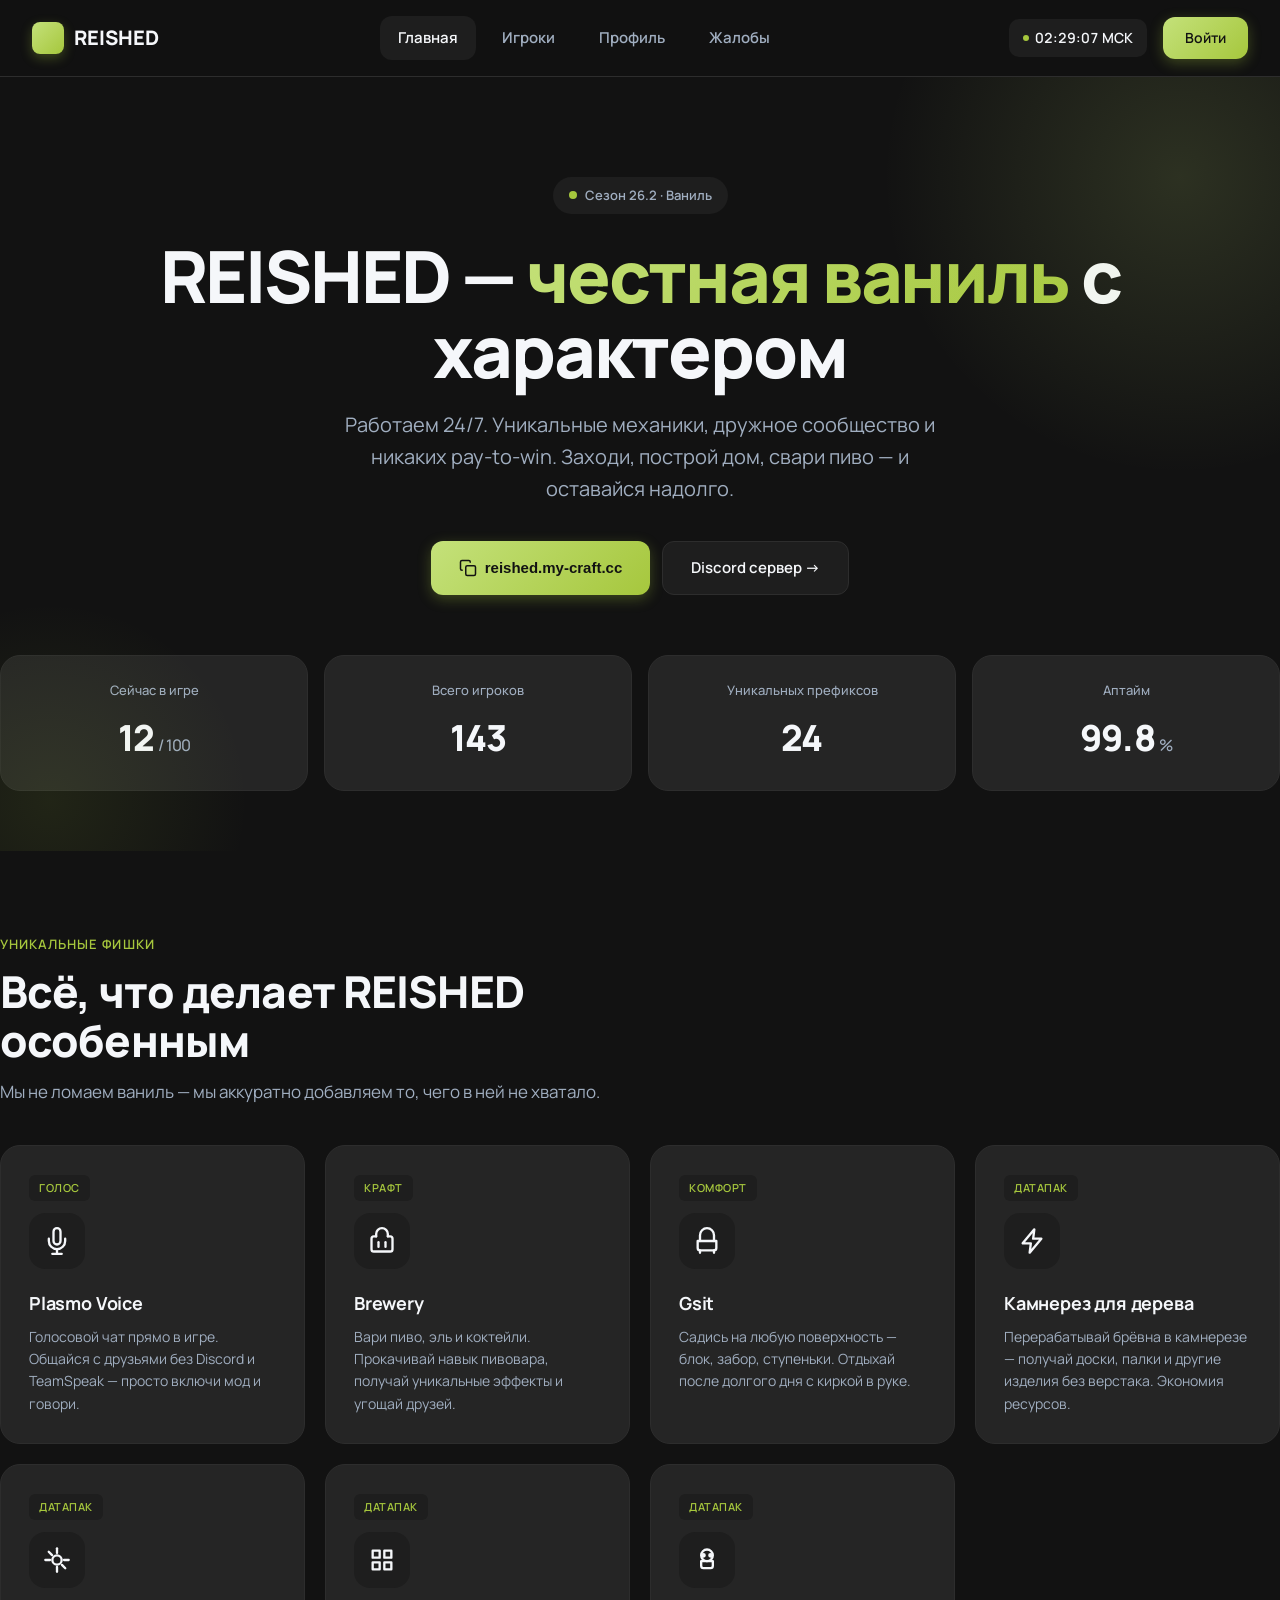
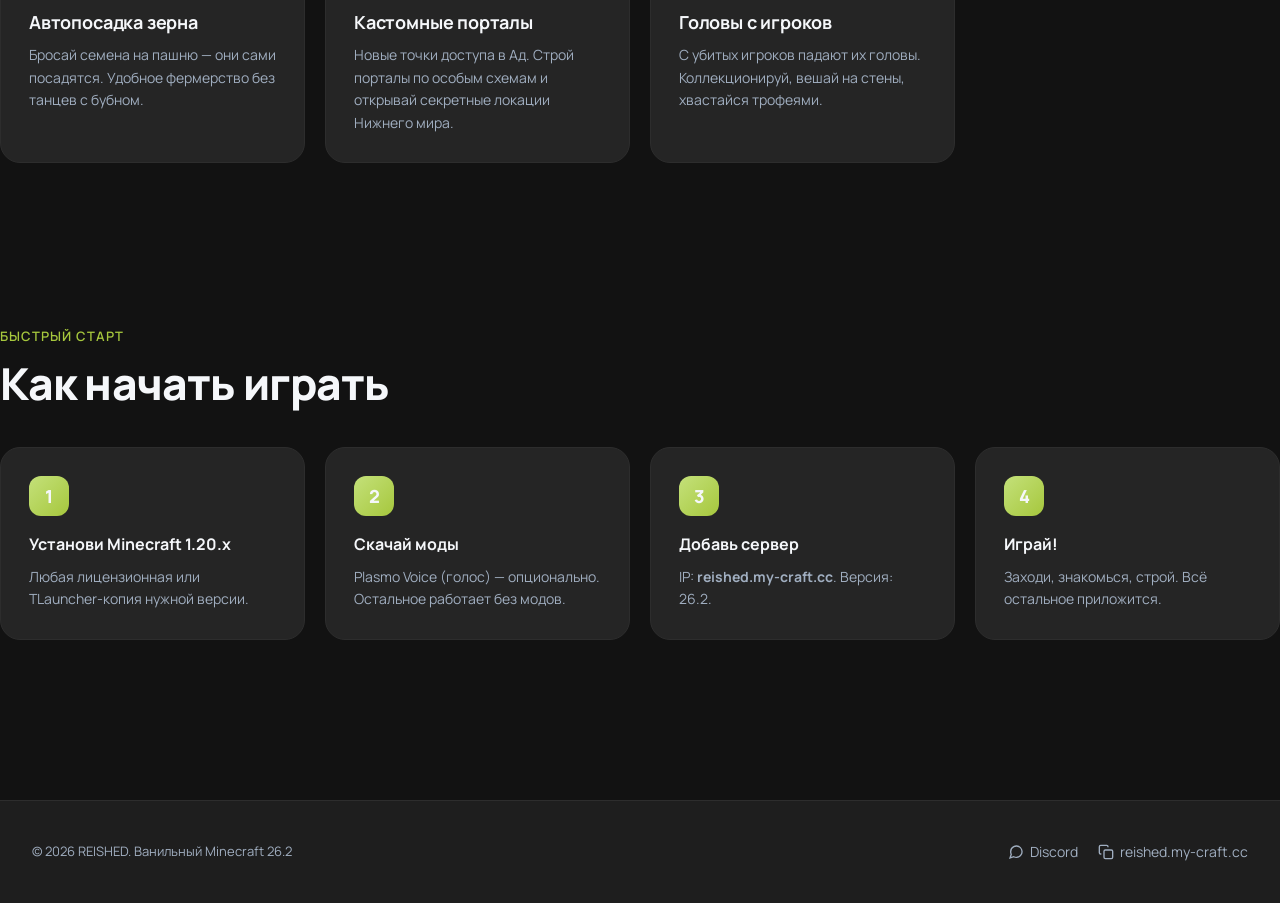
<file: index.html>
<!DOCTYPE html>
<html lang="ru" data-theme="dark">
<head>
    <meta charset="UTF-8">
    <meta name="viewport" content="width=device-width, initial-scale=1.0">
    <title>REISHED — Ванильный Minecraft 26.2</title>
    <link href="https://fonts.googleapis.com/css2?family=Manrope:wght@400;600;700;800&display=swap" rel="stylesheet">
    <link rel="stylesheet" href="style.css">
</head>
<body>
    <header class="header">
        <div class="header-inner">
            <a href="index.html" class="logo">
                <div class="logo-cube"></div>
                <span>REISHED</span>
            </a>
            <nav class="nav">
                <a href="index.html" class="nav-link active">Главная</a>
                <a href="players.html" class="nav-link">Игроки</a>
                <a href="profile.html" class="nav-link">Профиль</a>
                <a href="complaints.html" class="nav-link">Жалобы</a>
            </nav>
            <div class="header-right">
                <div class="clock" id="clock">--:--:--</div>
                <a href="auth.html" class="btn btn-primary" id="authBtn">Войти</a>
            </div>
        </div>
    </header>

    <main>
        <section class="hero container">
            <div class="hero-badge"><span class="dot"></span>Сезон 26.2 · Ваниль</div>
            <h1>REISHED — <span class="accent">честная ваниль</span> с характером</h1>
            <p class="hero-sub">Работаем 24/7. Уникальные механики, дружное сообщество и никаких pay-to-win. Заходи, построй дом, свари пиво — и оставайся надолго.</p>
            
            <div class="hero-actions">
                <button class="btn btn-primary" onclick="copyIP()">
                    <svg width="18" height="18" viewBox="0 0 24 24" fill="none" stroke="currentColor" stroke-width="2"><rect x="9" y="9" width="13" height="13" rx="2"/><path d="M5 15H4a2 2 0 0 1-2-2V4a2 2 0 0 1 2-2h9a2 2 0 0 1 2 2v1"/></svg>
                    reished.my-craft.cc
                </button>
                <a href="https://discord.gg/RZa2AQheQ4" target="_blank" class="btn btn-ghost">Discord сервер →</a>
            </div>

            <div class="stats">
                <div class="stat-card">
                    <div class="stat-label">Сейчас в игре</div>
                    <div class="stat-value"><span id="statOnline">0</span><span class="unit">/ 100</span></div>
                </div>
                <div class="stat-card">
                    <div class="stat-label">Всего игроков</div>
                    <div class="stat-value" id="statTotal">0</div>
                </div>
                <div class="stat-card">
                    <div class="stat-label">Уникальных префиксов</div>
                    <div class="stat-value">24</div>
                </div>
                <div class="stat-card">
                    <div class="stat-label">Аптайм</div>
                    <div class="stat-value">99.8<span class="unit">%</span></div>
                </div>
            </div>
        </section>

        <section class="section container">
            <div class="section-head">
                <div class="section-eyebrow">Уникальные фишки</div>
                <h2 class="section-title">Всё, что делает REISHED особенным</h2>
                <p class="section-desc">Мы не ломаем ваниль — мы аккуратно добавляем то, чего в ней не хватало.</p>
            </div>
            
            <div class="features">
                <div class="feature">
                    <div class="feature-tag">Голос</div>
                    <div class="feature-icon">
                        <svg viewBox="0 0 24 24"><path d="M12 1a3 3 0 0 0-3 3v8a3 3 0 0 0 6 0V4a3 3 0 0 0-3-3z"/><path d="M19 10v2a7 7 0 0 1-14 0v-2"/><line x1="12" y1="19" x2="12" y2="23"/><line x1="8" y1="23" x2="16" y2="23"/></svg>
                    </div>
                    <h3>Plasmo Voice</h3>
                    <p>Голосовой чат прямо в игре. Общайся с друзьями без Discord и TeamSpeak — просто включи мод и говори.</p>
                </div>
                
                <div class="feature">
                    <div class="feature-tag">Крафт</div>
                    <div class="feature-icon">
                        <svg viewBox="0 0 24 24"><path d="M17 8h2a2 2 0 0 1 2 2v9a2 2 0 0 1-2 2H5a2 2 0 0 1-2-2v-9a2 2 0 0 1 2-2h2"/><path d="M7 8V6a5 5 0 0 1 10 0v2"/><line x1="9" y1="13" x2="9" y2="17"/><line x1="15" y1="13" x2="15" y2="17"/></svg>
                    </div>
                    <h3>Brewery</h3>
                    <p>Вари пиво, эль и коктейли. Прокачивай навык пивовара, получай уникальные эффекты и угощай друзей.</p>
                </div>
                
                <div class="feature">
                    <div class="feature-tag">Комфорт</div>
                    <div class="feature-icon">
                        <svg viewBox="0 0 24 24"><path d="M6 12V7a6 6 0 0 1 12 0v5"/><path d="M4 12h16v6a2 2 0 0 1-2 2H6a2 2 0 0 1-2-2z"/><line x1="6" y1="20" x2="6" y2="22"/><line x1="18" y1="20" x2="18" y2="22"/></svg>
                    </div>
                    <h3>Gsit</h3>
                    <p>Садись на любую поверхность — блок, забор, ступеньки. Отдыхай после долгого дня с киркой в руке.</p>
                </div>
                
                <div class="feature">
                    <div class="feature-tag">Датапак</div>
                    <div class="feature-icon">
                        <svg viewBox="0 0 24 24"><path d="M14 2L4 14h7l-1 8 10-12h-7z"/></svg>
                    </div>
                    <h3>Камнерез для дерева</h3>
                    <p>Перерабатывай брёвна в камнерезе — получай доски, палки и другие изделия без верстака. Экономия ресурсов.</p>
                </div>
                
                <div class="feature">
                    <div class="feature-tag">Датапак</div>
                    <div class="feature-icon">
                        <svg viewBox="0 0 24 24"><path d="M12 2v4"/><path d="M12 18v4"/><path d="M4.93 4.93l2.83 2.83"/><path d="M16.24 16.24l2.83 2.83"/><path d="M2 12h4"/><path d="M18 12h4"/><circle cx="12" cy="12" r="4"/></svg>
                    </div>
                    <h3>Автопосадка зерна</h3>
                    <p>Бросай семена на пашню — они сами посадятся. Удобное фермерство без танцев с бубном.</p>
                </div>
                
                <div class="feature">
                    <div class="feature-tag">Датапак</div>
                    <div class="feature-icon">
                        <svg viewBox="0 0 24 24"><path d="M4 4h6v6H4z"/><path d="M14 4h6v6h-6z"/><path d="M4 14h6v6H4z"/><path d="M14 14h6v6h-6z"/></svg>
                    </div>
                    <h3>Кастомные порталы</h3>
                    <p>Новые точки доступа в Ад. Строй порталы по особым схемам и открывай секретные локации Нижнего мира.</p>
                </div>
                
                <div class="feature">
                    <div class="feature-tag">Датапак</div>
                    <div class="feature-icon">
                        <svg viewBox="0 0 24 24"><circle cx="12" cy="8" r="5"/><path d="M7 13h10v4a2 2 0 0 1-2 2H9a2 2 0 0 1-2-2z"/><circle cx="9" cy="8" r="1" fill="currentColor"/><circle cx="15" cy="8" r="1" fill="currentColor"/></svg>
                    </div>
                    <h3>Головы с игроков</h3>
                    <p>С убитых игроков падают их головы. Коллекционируй, вешай на стены, хвастайся трофеями.</p>
                </div>
            </div>
        </section>

        <section class="section container">
            <div class="section-head">
                <div class="section-eyebrow">Быстрый старт</div>
                <h2 class="section-title">Как начать играть</h2>
            </div>
            <div class="steps">
                <div class="step">
                    <div class="step-num">1</div>
                    <h4>Установи Minecraft 1.20.x</h4>
                    <p>Любая лицензионная или TLauncher-копия нужной версии.</p>
                </div>
                <div class="step">
                    <div class="step-num">2</div>
                    <h4>Скачай моды</h4>
                    <p>Plasmo Voice (голос) — опционально. Остальное работает без модов.</p>
                </div>
                <div class="step">
                    <div class="step-num">3</div>
                    <h4>Добавь сервер</h4>
                    <p>IP: <strong>reished.my-craft.cc</strong>. Версия: 26.2.</p>
                </div>
                <div class="step">
                    <div class="step-num">4</div>
                    <h4>Играй!</h4>
                    <p>Заходи, знакомься, строй. Всё остальное приложится.</p>
                </div>
            </div>
        </section>
    </main>

    <footer class="footer">
        <div class="container">
            <div class="footer-inner">
                <div class="footer-copy">© 2026 REISHED. Ванильный Minecraft 26.2</div>
                <div class="footer-links">
                    <a href="https://discord.gg/RZa2AQheQ4" target="_blank">
                        <svg width="16" height="16" viewBox="0 0 24 24" fill="none" stroke="currentColor" stroke-width="2"><path d="M21 11.5a8.38 8.38 0 0 1-.9 3.8 8.5 8.5 0 0 1-7.6 4.7 8.38 8.38 0 0 1-3.8-.9L3 21l1.9-5.7a8.38 8.38 0 0 1-.9-3.8 8.5 8.5 0 0 1 4.7-7.6 8.38 8.38 0 0 1 3.8-.9h.5a8.48 8.48 0 0 1 8 8v.5z"/></svg>
                        Discord
                    </a>
                    <a href="#" onclick="copyIP(); return false">
                        <svg width="16" height="16" viewBox="0 0 24 24" fill="none" stroke="currentColor" stroke-width="2"><rect x="9" y="9" width="13" height="13" rx="2"/><path d="M5 15H4a2 2 0 0 1-2-2V4a2 2 0 0 1 2-2h9a2 2 0 0 1 2 2v1"/></svg>
                        reished.my-craft.cc
                    </a>
                </div>
            </div>
        </div>
    </footer>

    <script src="main.js"></script>
</body>
</html>
</file>
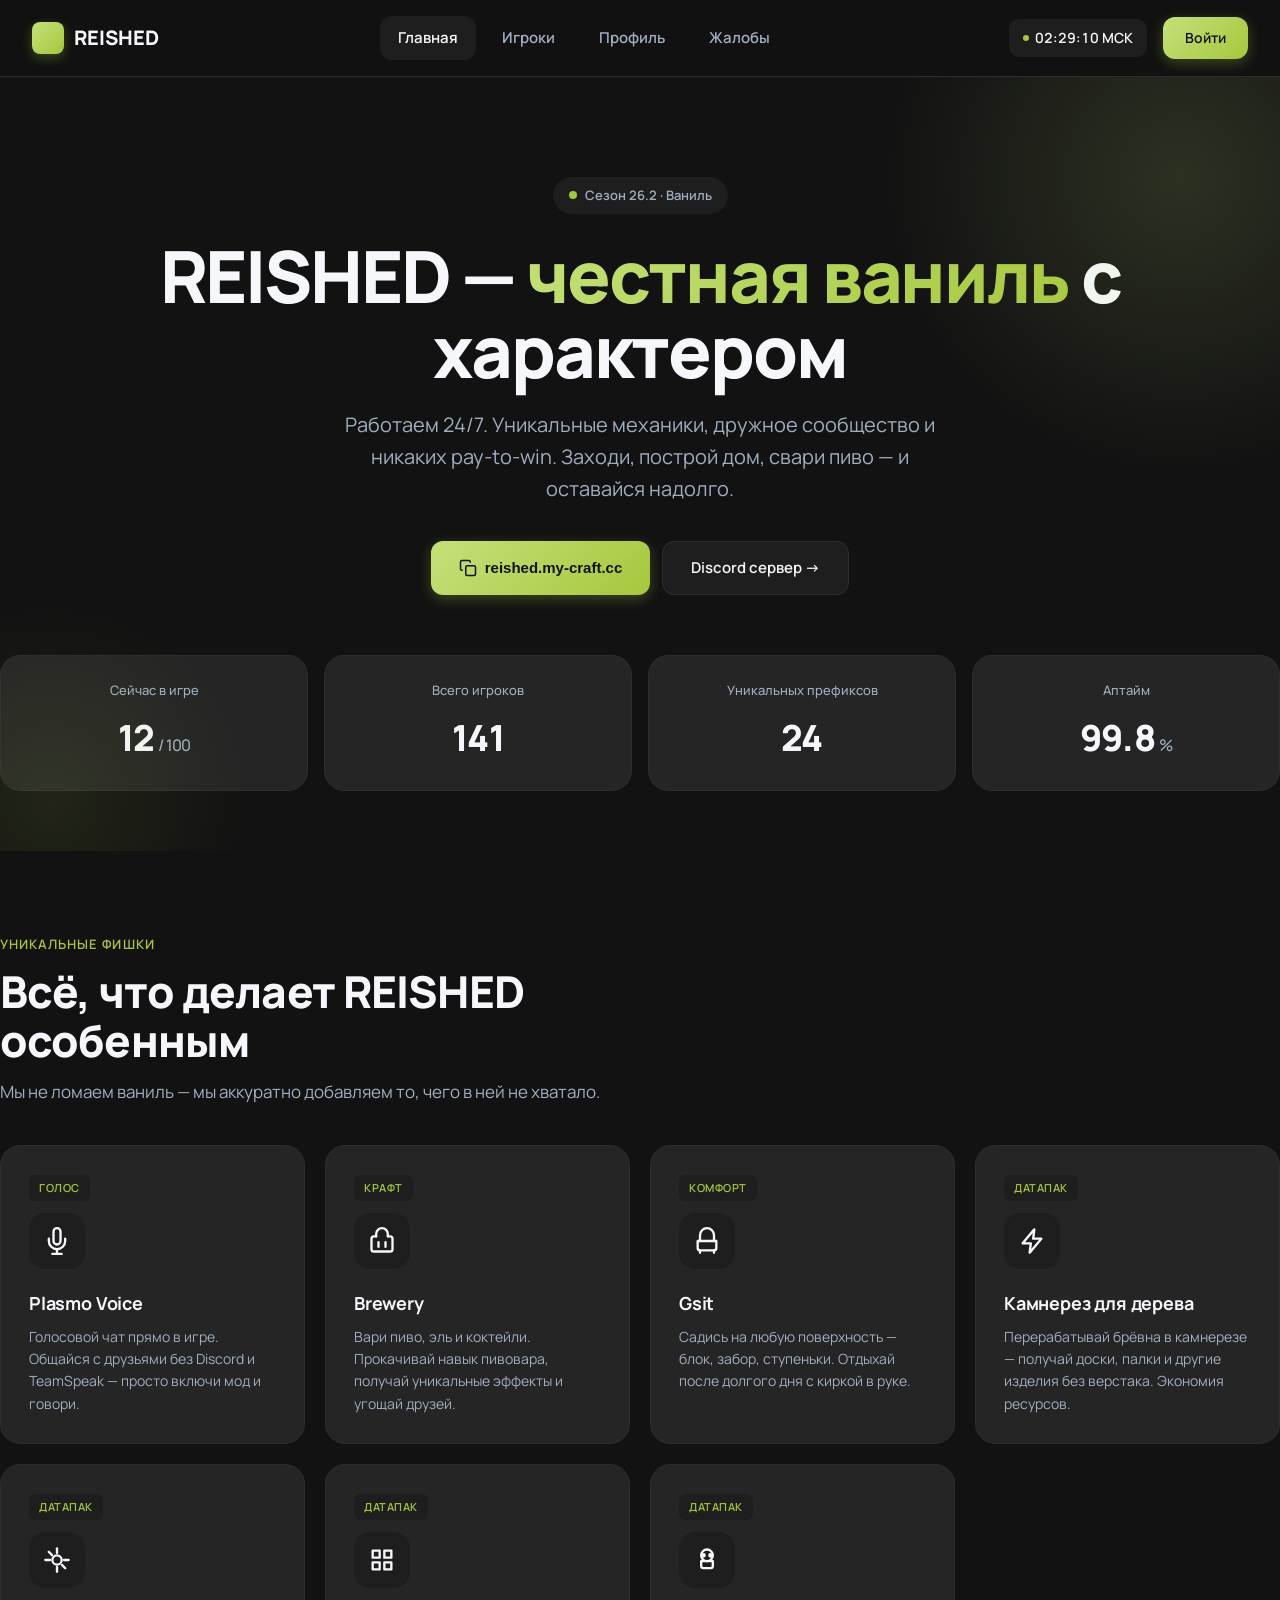
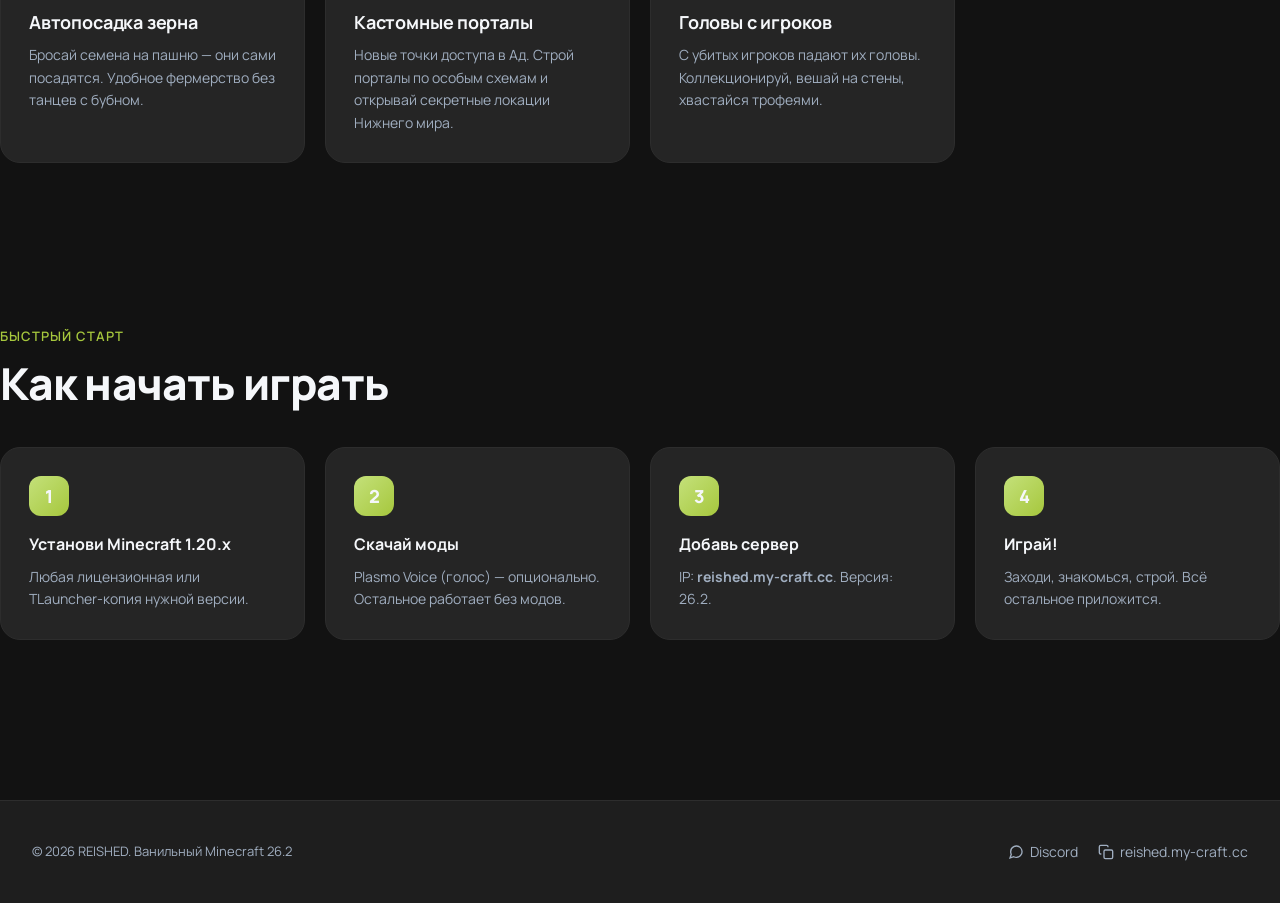
<file: admin-panel.html>
<!DOCTYPE html>
<html lang="ru">
<head>
    <meta charset="UTF-8">
    <meta name="viewport" content="width=device-width, initial-scale=1.0">
    <title>Админ-панель — REISHED</title>
    <link href="https://fonts.googleapis.com/css2?family=Manrope:wght@400;600;700;800&display=swap" rel="stylesheet">
    <link rel="stylesheet" href="style.css">
    <style>
        .admin-header {
            background: linear-gradient(135deg, rgba(196,225,122,0.1) 0%, rgba(166,199,61,0.05) 100%);
            border: 1px solid var(--accent-2);
            border-radius: var(--radius);
            padding: 24px;
            margin-bottom: 24px;
            display: flex;
            justify-content: space-between;
            align-items: center;
        }
        .admin-header h1 { font-size: 24px; font-weight: 800; }
        .admin-header p { color: var(--text-soft); font-size: 14px; margin-top: 4px; }
        
        .admin-tabs { display: flex; gap: 8px; margin-bottom: 24px; flex-wrap: wrap; }
        .admin-tab {
            padding: 10px 20px; border-radius: 12px; font-weight: 600; font-size: 14px;
            background: var(--bg-soft); color: var(--text-soft); border: none; cursor: pointer;
            transition: all 0.3s ease;
        }
        .admin-tab.active { background: var(--accent-grad); color: #121212; }
        .admin-tab:hover:not(.active) { background: var(--border); }
        
        .admin-section { display: none; }
        .admin-section.active { display: block; }
        
        .admin-table {
            background: var(--bg-elev); border: 1px solid var(--border);
            border-radius: var(--radius); overflow: hidden;
        }
        .admin-table table { width: 100%; border-collapse: collapse; }
        .admin-table th, .admin-table td {
            padding: 14px 20px; text-align: left; font-size: 14px;
            border-bottom: 1px solid var(--border);
        }
        .admin-table th {
            background: var(--bg-soft); font-weight: 600; font-size: 12px;
            text-transform: uppercase; letter-spacing: 0.05em; color: var(--text-soft);
        }
        .admin-table tr:last-child td { border-bottom: none; }
        .admin-table tr:hover td { background: var(--bg-soft); }
        
        .admin-actions { display: flex; gap: 6px; flex-wrap: wrap; }
        .btn-admin {
            padding: 6px 12px; border-radius: 8px; font-size: 12px; font-weight: 600;
            border: none; cursor: pointer; transition: all 0.3s ease;
        }
        .btn-admin-primary { background: var(--accent-grad); color: #121212; }
        .btn-admin-danger { background: rgba(255,107,107,0.2); color: var(--danger); border: 1px solid var(--danger); }
        .btn-admin-success { background: rgba(76,175,80,0.2); color: var(--success); border: 1px solid var(--success); }
        .btn-admin:hover { transform: translateY(-1px); }
        
        .complaint-card {
            background: var(--bg-elev); border: 1px solid var(--border);
            border-radius: var(--radius); padding: 20px; margin-bottom: 12px;
        }
        .complaint-header { display: flex; justify-content: space-between; align-items: center; margin-bottom: 12px; }
        .complaint-reason {
            padding: 4px 10px; border-radius: 6px; font-size: 12px; font-weight: 600;
            background: rgba(255,107,107,0.15); color: var(--danger);
        }
        .complaint-user { font-weight: 700; font-size: 15px; }
        .complaint-text { color: var(--text-soft); font-size: 14px; line-height: 1.6; }
        .complaint-date { font-size: 12px; color: var(--text-soft); margin-top: 12px; }
        .complaint-actions { display: flex; gap: 8px; margin-top: 16px; }
        
        .stats-grid { display: grid; grid-template-columns: repeat(auto-fit, minmax(200px, 1fr)); gap: 16px; margin-bottom: 24px; }
    </style>
</head>
<body>
    <header class="header">
        <div class="header-inner">
            <a href="index.html" class="logo">
                <div class="logo-cube"></div>
                <span>REISHED</span>
            </a>
            <nav class="nav">
                <a href="index.html" class="nav-link">Главная</a>
                <a href="players.html" class="nav-link">Игроки</a>
                <a href="profile.html" class="nav-link">Профиль</a>
                <a href="complaints.html" class="nav-link">Жалобы</a>
                <a href="admin-panel.html" class="nav-link active">Админка</a>
            </nav>
            <div class="header-right">
                <div class="clock" id="clock">--:--:--</div>
                <button class="btn btn-ghost" onclick="logout()">Выйти</button>
            </div>
        </div>
    </header>

    <main class="container section">
        <div class="admin-header">
            <div>
                <h1>👑 Админ-панель</h1>
                <p>Управление сервером REISHED</p>
            </div>
            <div style="text-align: right;">
                <div style="font-weight: 700;" id="adminName">Администратор</div>
                <div style="font-size: 13px; color: var(--text-soft);" id="adminPrefix">Основатель</div>
            </div>
        </div>

        <div class="admin-tabs">
            <button class="admin-tab active" onclick="switchTab('players')">👥 Игроки</button>
            <button class="admin-tab" onclick="switchTab('complaints')">⚠️ Жалобы</button>
            <button class="admin-tab" onclick="switchTab('stats')"> Статистика</button>
        </div>

        <!-- Вкладка Игроки -->
        <div class="admin-section active" id="tab-players">
            <div class="admin-table">
                <table>
                    <thead>
                        <tr>
                            <th>Игрок</th>
                            <th>Роль</th>
                            <th>Статус</th>
                            <th>Статистика</th>
                            <th>Действия</th>
                        </tr>
                    </thead>
                    <tbody id="adminPlayersTable"></tbody>
                </table>
            </div>
        </div>

        <!-- Вкладка Жалобы -->
        <div class="admin-section" id="tab-complaints">
            <div id="complaintsList"></div>
        </div>

        <!-- Вкладка Статистика -->
        <div class="admin-section" id="tab-stats">
            <div class="stats-grid">
                <div class="stat-card">
                    <div class="stat-label">Всего игроков</div>
                    <div class="stat-value" id="statTotalPlayers">0</div>
                </div>
                <div class="stat-card">
                    <div class="stat-label">Администраторов</div>
                    <div class="stat-value" id="statAdmins">0</div>
                </div>
                <div class="stat-card">
                    <div class="stat-label">VIP игроков</div>
                    <div class="stat-value" id="statVIPs">0</div>
                </div>
                <div class="stat-card">
                    <div class="stat-label">Новых жалоб</div>
                    <div class="stat-value" id="statComplaints">0</div>
                </div>
            </div>
        </div>
    </main>

    <footer class="footer">
        <div class="container">
            <div class="footer-inner">
                <div class="footer-copy">© 2026 REISHED. Ванильный Minecraft 26.2</div>
                <div class="footer-links">
                    <a href="https://discord.gg/RZa2AQheQ4" target="_blank">Discord</a>
                    <a href="#" onclick="copyIP(); return false">reished.my-craft.cc</a>
                </div>
            </div>
        </div>
    </footer>

    <script src="main.js"></script>
    <script>
        // Проверка прав админа
        const currentUser = JSON.parse(localStorage.getItem('reished_user') || 'null');
        
        if (!currentUser || currentUser.role !== 'admin') {
            alert('⛔ Доступ запрещён! Эта страница только для администраторов.');
            window.location.href = 'index.html';
        }

        // Отображение имени админа
        document.getElementById('adminName').textContent = currentUser.name;
        document.getElementById('adminPrefix').textContent = currentUser.prefix || 'Администратор';

        // Переключение вкладок
        function switchTab(tabName) {
            document.querySelectorAll('.admin-tab').forEach(tab => tab.classList.remove('active'));
            document.querySelectorAll('.admin-section').forEach(section => section.classList.remove('active'));
            
            event.target.classList.add('active');
            document.getElementById('tab-' + tabName).classList.add('active');
        }

        // Загрузка игроков
        function loadAdminPlayers() {
            const players = JSON.parse(localStorage.getItem('reished_players') || '[]');
            const tbody = document.getElementById('adminPlayersTable');
            
            tbody.innerHTML = players.map(player => `
                <tr>
                    <td>
                        <div style="display: flex; align-items: center; gap: 12px;">
                            <div class="avatar" style="width: 40px; height: 40px; font-size: 14px;">
                                ${player.name.slice(0, 2).toUpperCase()}
                            </div>
                            <div>
                                <div style="font-weight: 700;">${player.name}</div>
                                <div style="font-size: 12px; color: var(--text-soft);">${player.email || '—'}</div>
                            </div>
                        </div>
                    </td>
                    <td>
                        <span class="player-prefix prefix-${player.role || 'player'}">
                            ${player.prefix || (player.role === 'admin' ? 'Админ' : player.role === 'vip' ? 'VIP' : 'Игрок')}
                        </span>
                    </td>
                    <td>${player.banned ? '<span style="color: var(--danger);">⛔ Забанен</span>' : '<span style="color: var(--success);">✅ Активен</span>'}</td>
                    <td style="font-size: 13px; color: var(--text-soft);">
                        ${player.playtime || 0}ч · ${player.kills || 0} убийств
                    </td>
                    <td>
                        <div class="admin-actions">
                            ${player.role !== 'admin' ? `
                                <button class="btn-admin btn-admin-primary" onclick="makeAdmin(${player.id})">
                                    Сделать админом
                                </button>
                            ` : ''}
                            ${player.role === 'admin' && player.id !== currentUser.id ? `
                                <button class="btn-admin btn-admin-danger" onclick="removeAdmin(${player.id})">
                                    Снять админа
                                </button>
                            ` : ''}
                            <button class="btn-admin ${player.banned ? 'btn-admin-success' : 'btn-admin-danger'}" onclick="toggleBan(${player.id})">
                                ${player.banned ? 'Разбанить' : 'Забанить'}
                            </button>
                            <button class="btn-admin btn-admin-danger" onclick="deletePlayer(${player.id})">
                                Удалить
                            </button>
                        </div>
                    </td>
                </tr>
            `).join('');

            // Обновление статистики
            document.getElementById('statTotalPlayers').textContent = players.length;
            document.getElementById('statAdmins').textContent = players.filter(p => p.role === 'admin').length;
            document.getElementById('statVIPs').textContent = players.filter(p => p.role === 'vip').length;
        }

        // Назначить админом
        function makeAdmin(playerId) {
            const players = JSON.parse(localStorage.getItem('reished_players') || '[]');
            const player = players.find(p => p.id === playerId);
            
            if (confirm(`Назначить ${player.name} администратором?`)) {
                player.role = 'admin';
                player.prefix = 'Админ';
                localStorage.setItem('reished_players', JSON.stringify(players));
                loadAdminPlayers();
                showToast('success', 'Роль изменена', `${player.name} теперь администратор`);
            }
        }

        // Снять админа
        function removeAdmin(playerId) {
            const players = JSON.parse(localStorage.getItem('reished_players') || '[]');
            const player = players.find(p => p.id === playerId);
            
            if (confirm(`Снять администраторские права с ${player.name}?`)) {
                player.role = 'player';
                player.prefix = 'Игрок';
                localStorage.setItem('reished_players', JSON.stringify(players));
                loadAdminPlayers();
                showToast('success', 'Роль изменена', `${player.name} больше не администратор`);
            }
        }

        // Бан/разбан
        function toggleBan(playerId) {
            const players = JSON.parse(localStorage.getItem('reished_players') || '[]');
            const player = players.find(p => p.id === playerId);
            
            if (confirm(`${player.banned ? 'Разбанить' : 'Забанить'} ${player.name}?`)) {
                player.banned = !player.banned;
                localStorage.setItem('reished_players', JSON.stringify(players));
                loadAdminPlayers();
                showToast('success', 'Статус изменён', `${player.name} ${player.banned ? 'забанен' : 'разбанен'}`);
            }
        }

        // Удалить игрока
        function deletePlayer(playerId) {
            const players = JSON.parse(localStorage.getItem('reished_players') || '[]');
            const player = players.find(p => p.id === playerId);
            
            if (confirm(`Удалить игрока ${player.name}? Это действие нельзя отменить!`)) {
                const newPlayers = players.filter(p => p.id !== playerId);
                localStorage.setItem('reished_players', JSON.stringify(newPlayers));
                loadAdminPlayers();
                showToast('success', 'Игрок удалён', `${player.name} удалён с сервера`);
            }
        }

        // Загрузка жалоб
        function loadComplaints() {
            const complaints = JSON.parse(localStorage.getItem('reished_complaints') || '[]');
            const list = document.getElementById('complaintsList');
            
            document.getElementById('statComplaints').textContent = complaints.filter(c => c.status === 'new').length;
            
            if (complaints.length === 0) {
                list.innerHTML = '<p style="text-align: center; color: var(--text-soft); padding: 40px;">Жалоб пока нет</p>';
                return;
            }

            list.innerHTML = complaints.map(comp => `
                <div class="complaint-card">
                    <div class="complaint-header">
                        <span class="complaint-reason">${comp.reason}</span>
                        <span style="font-size: 12px; color: var(--text-soft);">
                            ${comp.status === 'new' ? ' Новая' : '✅ Рассмотрена'}
                        </span>
                    </div>
                    <div class="complaint-user">Нарушитель: ${comp.user}</div>
                    <div class="complaint-text">${comp.text}</div>
                    <div class="complaint-date">
                        📅 ${new Date(comp.date).toLocaleString('ru-RU')}
                    </div>
                    <div class="complaint-actions">
                        <button class="btn-admin btn-admin-success" onclick="resolveComplaint(${comp.id})">
                            Рассмотрена
                        </button>
                        <button class="btn-admin btn-admin-danger" onclick="deleteComplaint(${comp.id})">
                            Удалить
                        </button>
                    </div>
                </div>
            `).join('');
        }

        function resolveComplaint(compId) {
            const complaints = JSON.parse(localStorage.getItem('reished_complaints') || '[]');
            const comp = complaints.find(c => c.id === compId);
            comp.status = 'resolved';
            localStorage.setItem('reished_complaints', JSON.stringify(complaints));
            loadComplaints();
            showToast('success', 'Жалоба рассмотрена', '');
        }

        function deleteComplaint(compId) {
            const complaints = JSON.parse(localStorage.getItem('reished_complaints') || '[]');
            const newComplaints = complaints.filter(c => c.id !== compId);
            localStorage.setItem('reished_complaints', JSON.stringify(newComplaints));
            loadComplaints();
            showToast('success', 'Жалоба удалена', '');
        }

        function logout() {
            localStorage.removeItem('reished_user');
            window.location.href = 'index.html';
        }

        // Инициализация
        loadAdminPlayers();
        loadComplaints();
    </script>
</body>
</html>
</file>
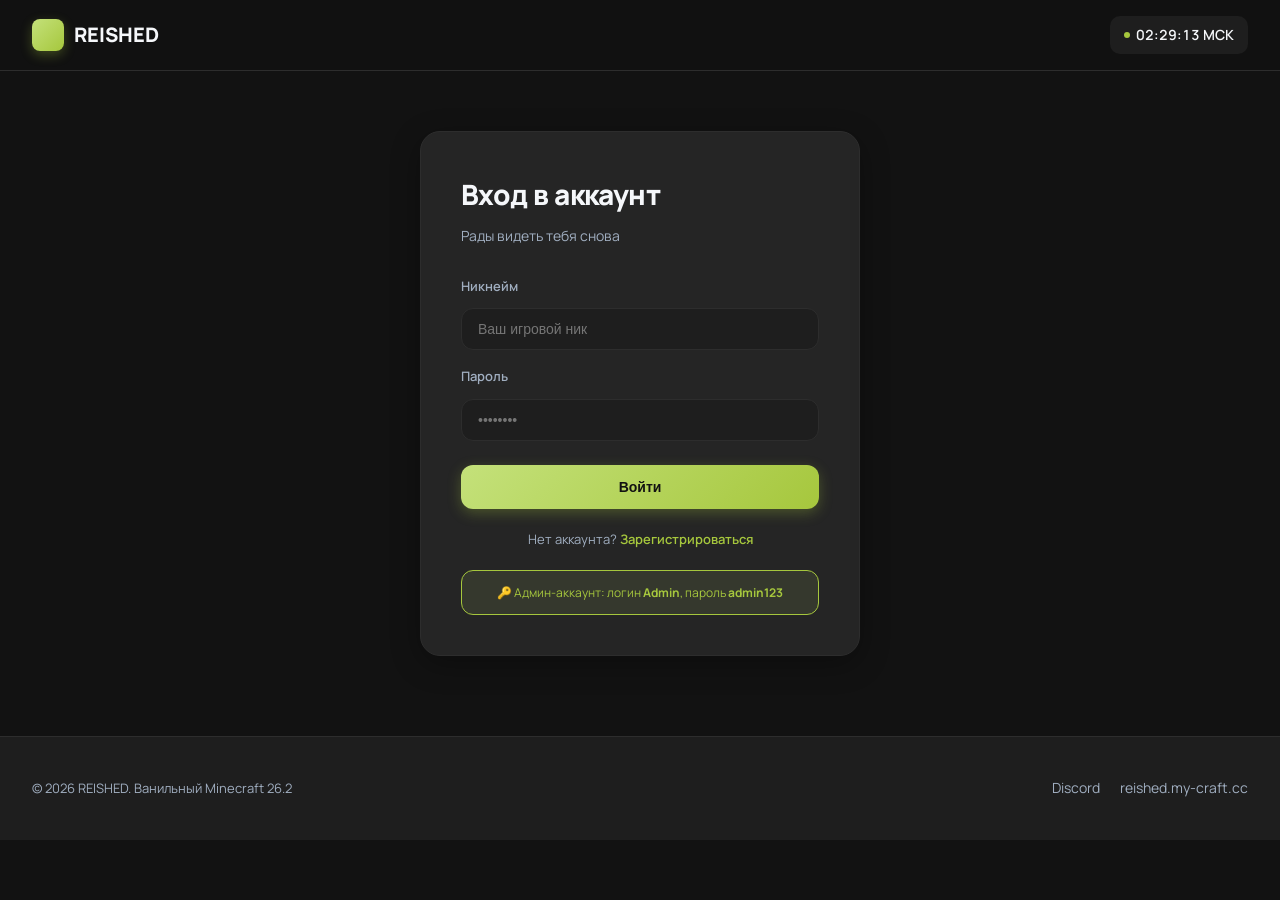
<file: auth.html>
<!DOCTYPE html>
<html lang="ru">
<head>
    <meta charset="UTF-8">
    <meta name="viewport" content="width=device-width, initial-scale=1.0">
    <title>Вход — REISHED</title>
    <link href="https://fonts.googleapis.com/css2?family=Manrope:wght@400;600;700;800&display=swap" rel="stylesheet">
    <link rel="stylesheet" href="style.css">
    <style>
        .auth-wrap {
            max-width: 440px; margin: 60px auto; padding: 40px;
            background: var(--bg-elev); border: 1px solid var(--border);
            border-radius: var(--radius); box-shadow: var(--shadow);
        }
        .auth-wrap h2 { font-size: 28px; font-weight: 800; margin-bottom: 8px; }
        .auth-sub { color: var(--text-soft); margin-bottom: 28px; font-size: 14px; }
        .form-field { margin-bottom: 16px; }
        .form-label { display: block; font-size: 13px; font-weight: 600; color: var(--text-soft); margin-bottom: 6px; }
        .form-input {
            width: 100%; padding: 12px 16px; background: var(--bg-soft);
            border: 1.5px solid var(--border); border-radius: 12px;
            color: var(--text); font-size: 14px; outline: none;
        }
        .form-input:focus { border-color: var(--accent-2); }
        .auth-switch { text-align: center; margin-top: 20px; font-size: 13px; color: var(--text-soft); }
        .auth-switch a { color: var(--accent-2); font-weight: 600; cursor: pointer; }
        .admin-hint {
            margin-top: 20px; padding: 12px; background: rgba(196,225,122,0.1);
            border: 1px solid var(--accent-2); border-radius: 12px;
            font-size: 12px; color: var(--accent-2); text-align: center;
        }
    </style>
</head>
<body>
    <header class="header">
        <div class="header-inner">
            <a href="index.html" class="logo">
                <div class="logo-cube"></div>
                <span>REISHED</span>
            </a>
            <div class="header-right">
                <div class="clock" id="clock">--:--:--</div>
            </div>
        </div>
    </header>

    <main class="container">
        <div class="auth-wrap">
            <h2 id="authTitle">Вход в аккаунт</h2>
            <p class="auth-sub" id="authSub">Рады видеть тебя снова</p>

            <form id="authForm">
                <div class="form-field">
                    <label class="form-label">Никнейм</label>
                    <input type="text" class="form-input" id="username" required placeholder="Ваш игровой ник">
                </div>
                <div class="form-field">
                    <label class="form-label">Пароль</label>
                    <input type="password" class="form-input" id="password" required placeholder="••••••••">
                </div>
                <div id="emailField" class="form-field" style="display: none;">
                    <label class="form-label">Email</label>
                    <input type="email" class="form-input" id="email" placeholder="you@example.com">
                </div>
                
                <button type="submit" class="btn btn-primary" style="width: 100%; margin-top: 8px; padding: 14px; justify-content: center;">
                    Войти
                </button>
            </form>

            <div class="auth-switch">
                <span id="authSwitchText">Нет аккаунта?</span>
                <a onclick="toggleAuthMode()">
                    <span id="authSwitchLink">Зарегистрироваться</span>
                </a>
            </div>

            <div class="admin-hint">
                🔑 Админ-аккаунт: логин <strong>Admin</strong>, пароль <strong>admin123</strong>
            </div>
        </div>
    </main>

    <footer class="footer">
        <div class="container">
            <div class="footer-inner">
                <div class="footer-copy">© 2026 REISHED. Ванильный Minecraft 26.2</div>
                <div class="footer-links">
                    <a href="https://discord.gg/RZa2AQheQ4" target="_blank">Discord</a>
                    <a href="#" onclick="copyIP(); return false">reished.my-craft.cc</a>
                </div>
            </div>
        </div>
    </footer>

    <script src="main.js"></script>
    <script>
        // Создаём админ-аккаунт при первом запуске
        (function initAdmin() {
            let players = JSON.parse(localStorage.getItem('reished_players') || '[]');
            
            // Проверяем, есть ли уже админ
            const adminExists = players.find(p => p.name === 'Admin');
            
            if (!adminExists) {
                const adminUser = {
                    id: 1,
                    name: 'Admin',
                    username: 'Admin',
                    email: 'admin@reished.ru',
                    password: 'admin123',
                    role: 'admin',
                    prefix: 'Основатель',
                    bio: 'Главный администратор сервера REISHED',
                    playtime: 999,
                    kills: 150,
                    brews: 42,
                    is_online: 0,
                    avatar: null,
                    cover: null,
                    banned: false
                };
                players.push(adminUser);
                localStorage.setItem('reished_players', JSON.stringify(players));
                console.log('✅ Админ-аккаунт создан: Admin / admin123');
            }
        })();

        let isLogin = true;

        function toggleAuthMode() {
            isLogin = !isLogin;
            document.getElementById('authTitle').textContent = isLogin ? 'Вход в аккаунт' : 'Создать аккаунт';
            document.getElementById('authSub').textContent = isLogin ? 'Рады видеть тебя снова' : 'Присоединяйся к REISHED';
            document.querySelector('button[type="submit"]').textContent = isLogin ? 'Войти' : 'Зарегистрироваться';
            document.getElementById('authSwitchText').textContent = isLogin ? 'Нет аккаунта?' : 'Уже есть аккаунт?';
            document.getElementById('authSwitchLink').textContent = isLogin ? 'Зарегистрироваться' : 'Войти';
            document.getElementById('emailField').style.display = isLogin ? 'none' : 'flex';
        }

        document.getElementById('authForm').addEventListener('submit', (e) => {
            e.preventDefault();
            
            const username = document.getElementById('username').value.trim();
            const password = document.getElementById('password').value;
            
            if (isLogin) {
                // Вход
                const users = JSON.parse(localStorage.getItem('reished_players') || '[]');
                const user = users.find(u => u.name === username);
                
                if (!user) {
                    showToast('error', 'Ошибка', 'Пользователь не найден');
                    return;
                }
                
                // Проверка пароля (для админа — admin123, для остальных — любой)
                if (user.name === 'Admin' && password !== 'admin123') {
                    showToast('error', 'Ошибка', 'Неверный пароль');
                    return;
                }
                
                localStorage.setItem('reished_user', JSON.stringify({
                    id: user.id,
                    username: user.name,
                    name: user.name,
                    role: user.role,
                    prefix: user.prefix,
                    bio: user.bio
                }));
                
                showToast('success', 'Добро пожаловать!', `Привет, ${username}`);
                
                // Если админ — показываем кнопку админки
                if (user.role === 'admin') {
                    setTimeout(() => window.location.href = 'admin-panel.html', 1000);
                } else {
                    setTimeout(() => window.location.href = 'profile.html', 1000);
                }
            } else {
                // Регистрация
                const email = document.getElementById('email').value.trim();
                const users = JSON.parse(localStorage.getItem('reished_players') || '[]');
                
                if (users.find(u => u.name === username)) {
                    showToast('error', 'Ошибка', 'Такой никнейм уже занят');
                    return;
                }
                
                const newUser = {
                    id: Date.now(),
                    name: username,
                    username: username,
                    email: email,
                    password: password,
                    role: 'player',
                    prefix: 'Игрок',
                    bio: '',
                    playtime: 0,
                    kills: 0,
                    brews: 0,
                    is_online: 0,
                    avatar: null,
                    cover: null,
                    banned: false
                };
                
                users.push(newUser);
                localStorage.setItem('reished_players', JSON.stringify(users));
                localStorage.setItem('reished_user', JSON.stringify({
                    id: newUser.id,
                    username: newUser.name,
                    name: newUser.name,
                    role: newUser.role,
                    prefix: newUser.prefix
                }));
                
                showToast('success', 'Аккаунт создан', 'Добро пожаловать на REISHED!');
                setTimeout(() => window.location.href = 'profile.html', 1000);
            }
        });
    </script>
</body>
</html>
</file>
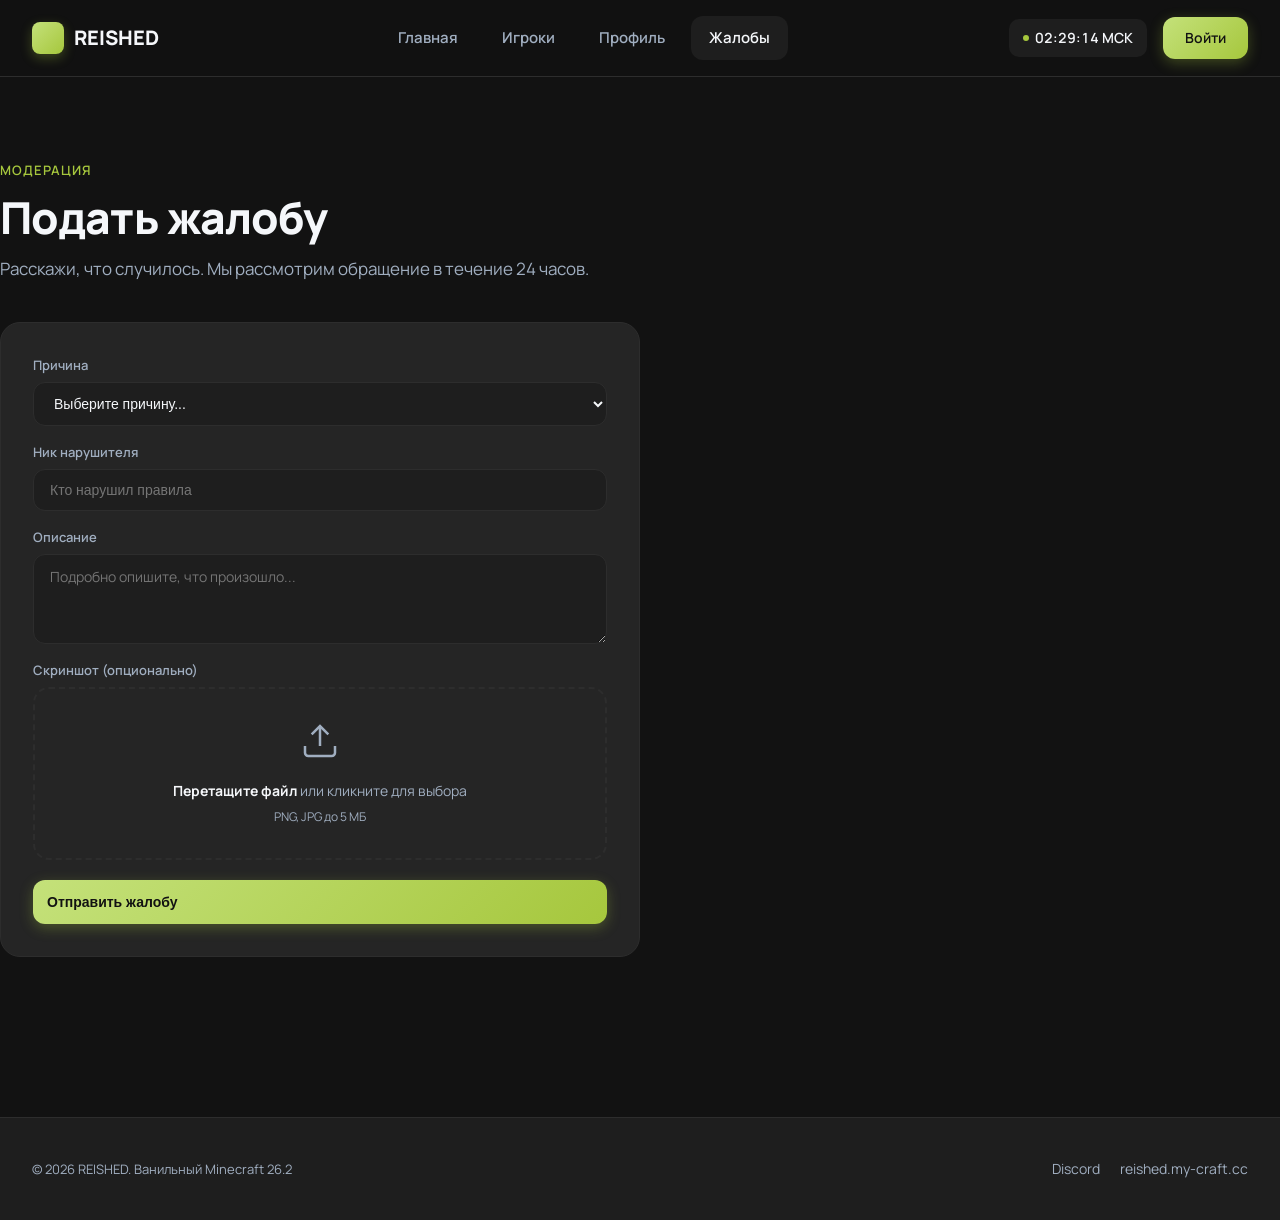
<file: complaints.html>
<!DOCTYPE html>
<html lang="ru" data-theme="dark">
<head>
    <meta charset="UTF-8">
    <meta name="viewport" content="width=device-width, initial-scale=1.0">
    <title>Жалобы — REISHED</title>
    <link href="https://fonts.googleapis.com/css2?family=Manrope:wght@400;600;700;800&display=swap" rel="stylesheet">
    <link rel="stylesheet" href="style.css">
</head>
<body>
    <header class="header">
        <div class="header-inner">
            <a href="index.html" class="logo">
                <div class="logo-cube"></div>
                <span>REISHED</span>
            </a>
            <nav class="nav">
                <a href="index.html" class="nav-link">Главная</a>
                <a href="players.html" class="nav-link">Игроки</a>
                <a href="profile.html" class="nav-link">Профиль</a>
                <a href="complaints.html" class="nav-link active">Жалобы</a>
            </nav>
            <div class="header-right">
                <div class="clock" id="clock">--:--:--</div>
                <a href="auth.html" class="btn btn-primary" id="authBtn">Войти</a>
            </div>
        </div>
    </header>

    <main class="container section">
        <div class="section-head">
            <div class="section-eyebrow">Модерация</div>
            <h2 class="section-title">Подать жалобу</h2>
            <p class="section-desc">Расскажи, что случилось. Мы рассмотрим обращение в течение 24 часов.</p>
        </div>

        <div class="complaint-form">
            <div class="form-field" style="margin-bottom: 16px;">
                <label class="form-label">Причина</label>
                <select class="form-select" id="compReason">
                    <option value="">Выберите причину...</option>
                    <option>Гриферство</option>
                    <option>Читы</option>
                    <option>Оскорбления</option>
                    <option>Баги</option>
                    <option>Другое</option>
                </select>
            </div>
            
            <div class="form-field" style="margin-bottom: 16px;">
                <label class="form-label">Ник нарушителя</label>
                <input type="text" class="form-input" id="compUser" placeholder="Кто нарушил правила">
            </div>
            
            <div class="form-field" style="margin-bottom: 16px;">
                <label class="form-label">Описание</label>
                <textarea class="form-textarea" id="compText" placeholder="Подробно опишите, что произошло..."></textarea>
            </div>
            
            <div class="form-field" style="margin-bottom: 20px;">
                <label class="form-label">Скриншот (опционально)</label>
                <div class="drop-zone" id="dropZone">
                    <svg viewBox="0 0 24 24" fill="none" stroke="currentColor"><path d="M21 15v4a2 2 0 0 1-2 2H5a2 2 0 0 1-2-2v-4"/><polyline points="17 8 12 3 7 8"/><line x1="12" y1="3" x2="12" y2="15"/></svg>
                    <p><strong>Перетащите файл</strong> или кликните для выбора</p>
                    <p style="font-size: 12px; margin-top: 4px;">PNG, JPG до 5 МБ</p>
                    <input type="file" id="compFile" accept="image/*" style="display: none;">
                </div>
            </div>
            
            <button class="btn btn-primary" style="width: 100%; padding: 14px;" onclick="submitComplaint()">
                Отправить жалобу
            </button>
        </div>
    </main>

    <footer class="footer">
        <div class="container">
            <div class="footer-inner">
                <div class="footer-copy">© 2026 REISHED. Ванильный Minecraft 26.2</div>
                <div class="footer-links">
                    <a href="https://discord.gg/RZa2AQheQ4" target="_blank">Discord</a>
                    <a href="#" onclick="copyIP(); return false">reished.my-craft.cc</a>
                </div>
            </div>
        </div>
    </footer>

    <script src="main.js"></script>
    <script>
        const dropZone = document.getElementById('dropZone');
        const compFile = document.getElementById('compFile');
        
        dropZone.addEventListener('click', () => compFile.click());
        
        ['dragover', 'dragenter'].forEach(e => {
            dropZone.addEventListener(e, (ev) => {
                ev.preventDefault();
                dropZone.classList.add('drag');
            });
        });
        
        ['dragleave', 'drop'].forEach(e => {
            dropZone.addEventListener(e, (ev) => {
                ev.preventDefault();
                dropZone.classList.remove('drag');
            });
        });
        
        dropZone.addEventListener('drop', (e) => {
            const file = e.dataTransfer.files[0];
            if (file) handleCompFile(file);
        });
        
        compFile.addEventListener('change', (e) => {
            if (e.target.files[0]) handleCompFile(e.target.files[0]);
        });
        
        function handleCompFile(file) {
            dropZone.innerHTML = `
                <p><strong>✓ ${file.name}</strong></p>
                <p style="font-size: 12px; margin-top: 4px;">${(file.size / 1024).toFixed(1)} КБ</p>
            `;
        }
        
        function submitComplaint() {
            const reason = document.getElementById('compReason').value;
            const user = document.getElementById('compUser').value.trim();
            const text = document.getElementById('compText').value.trim();
            
            if (!reason || !user || !text) {
                showToast('error', 'Заполните все поля', 'Причина, ник и описание обязательны');
                return;
            }
            
            // Сохранение жалобы
            const complaints = JSON.parse(localStorage.getItem('reished_complaints') || '[]');
            complaints.push({
                id: Date.now(),
                reason,
                user,
                text,
                date: new Date().toISOString(),
                status: 'new'
            });
            localStorage.setItem('reished_complaints', JSON.stringify(complaints));
            
            showToast('success', 'Жалоба принята', 'Мы рассмотрим её в ближайшее время');
            
            // Очистка формы
            document.getElementById('compReason').value = '';
            document.getElementById('compUser').value = '';
            document.getElementById('compText').value = '';
            dropZone.innerHTML = `
                <svg viewBox="0 0 24 24" fill="none" stroke="currentColor"><path d="M21 15v4a2 2 0 0 1-2 2H5a2 2 0 0 1-2-2v-4"/><polyline points="17 8 12 3 7 8"/><line x1="12" y1="3" x2="12" y2="15"/></svg>
                <p><strong>Перетащите файл</strong> или кликните для выбора</p>
                <p style="font-size: 12px; margin-top: 4px;">PNG, JPG до 5 МБ</p>
            `;
        }
    </script>
</body>
</html>
</file>
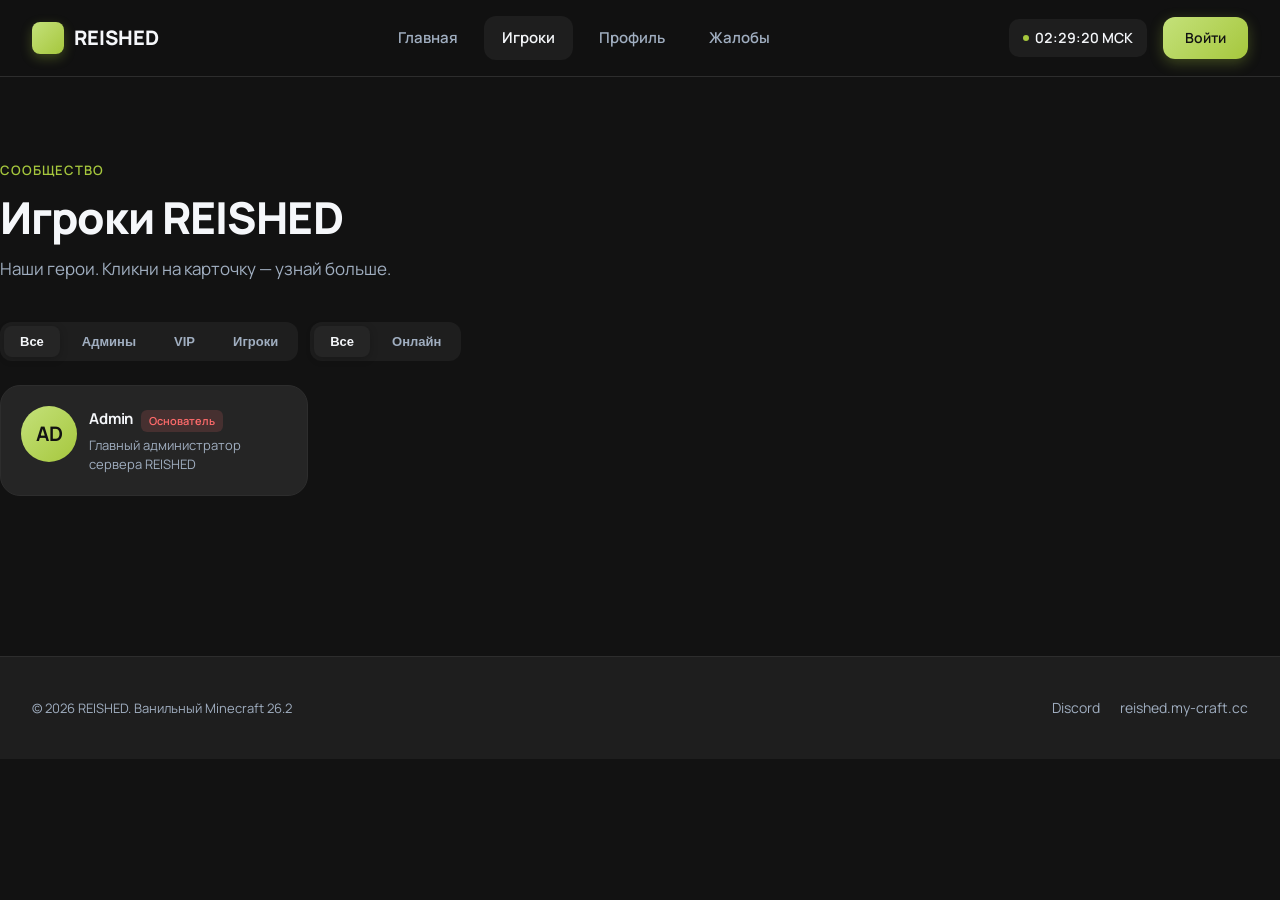
<file: players.html>
<!DOCTYPE html>
<html lang="ru" data-theme="dark">
<head>
    <meta charset="UTF-8">
    <meta name="viewport" content="width=device-width, initial-scale=1.0">
    <title>Игроки — REISHED</title>
    <link href="https://fonts.googleapis.com/css2?family=Manrope:wght@400;600;700;800&display=swap" rel="stylesheet">
    <link rel="stylesheet" href="style.css">
</head>
<body>
    <header class="header">
        <div class="header-inner">
            <a href="index.html" class="logo">
                <div class="logo-cube"></div>
                <span>REISHED</span>
            </a>
            <nav class="nav">
                <a href="index.html" class="nav-link">Главная</a>
                <a href="players.html" class="nav-link active">Игроки</a>
                <a href="profile.html" class="nav-link">Профиль</a>
                <a href="complaints.html" class="nav-link">Жалобы</a>
            </nav>
            <div class="header-right">
                <div class="clock" id="clock">--:--:--</div>
                <a href="auth.html" class="btn btn-primary" id="authBtn">Войти</a>
            </div>
        </div>
    </header>

    <main class="container section">
        <div class="section-head">
            <div class="section-eyebrow">Сообщество</div>
            <h2 class="section-title">Игроки REISHED</h2>
            <p class="section-desc">Наши герои. Кликни на карточку — узнай больше.</p>
        </div>

        <div class="players-toolbar">
            <div class="filter-group" id="roleFilter">
                <button class="filter-btn active" data-role="all">Все</button>
                <button class="filter-btn" data-role="admin">Админы</button>
                <button class="filter-btn" data-role="vip">VIP</button>
                <button class="filter-btn" data-role="player">Игроки</button>
            </div>
            <div class="filter-group" id="onlineFilter">
                <button class="filter-btn active" data-online="all">Все</button>
                <button class="filter-btn" data-online="online">Онлайн</button>
            </div>
        </div>

        <div class="players-grid" id="playersGrid"></div>
    </main>

    <footer class="footer">
        <div class="container">
            <div class="footer-inner">
                <div class="footer-copy">© 2026 REISHED. Ванильный Minecraft 26.2</div>
                <div class="footer-links">
                    <a href="https://discord.gg/RZa2AQheQ4" target="_blank">Discord</a>
                    <a href="#" onclick="copyIP(); return false">reished.my-craft.cc</a>
                </div>
            </div>
        </div>
    </footer>

    <script src="main.js"></script>
    <script>
        // Загрузка игроков
        function loadPlayers() {
            const players = JSON.parse(localStorage.getItem('reished_players') || '[]');
            const currentUser = JSON.parse(localStorage.getItem('reished_user') || 'null');
            const grid = document.getElementById('playersGrid');
            
            if (players.length === 0) {
                grid.innerHTML = '<p style="color: var(--text-soft); text-align: center; grid-column: 1/-1; padding: 40px;">Пока нет зарегистрированных игроков</p>';
                return;
            }

            grid.innerHTML = players.map(player => `
                <div class="player-card" onclick="openPlayerModal(${player.id})">
                    <div class="player-top">
                        <div class="avatar ${player.is_online ? 'online' : ''}" style="${player.avatar ? `background-image: url(${player.avatar})` : ''}">
                            ${player.avatar ? '' : player.name.slice(0, 2).toUpperCase()}
                        </div>
                        <div style="flex: 1;">
                            <div style="display: flex; align-items: center; gap: 8px; flex-wrap: wrap;">
                                <div class="player-name">${player.name}</div>
                                <span class="player-prefix prefix-${player.role || 'player'}">${player.prefix || (player.role === 'admin' ? 'Админ' : player.role === 'vip' ? 'VIP' : 'Игрок')}</span>
                            </div>
                            <div class="player-bio">${player.bio || '—'}</div>
                        </div>
                    </div>
                    ${currentUser && currentUser.role === 'admin' && currentUser.id !== player.id ? `
                        <div class="admin-actions" style="margin-top: 12px; display: flex; gap: 8px;" onclick="event.stopPropagation()">
                            <button class="btn-sm ${player.role === 'admin' ? 'btn-sm-danger' : 'btn-sm-primary'}" 
                                    onclick="toggleAdminRole(${player.id}, '${player.name}')">
                                ${player.role === 'admin' ? 'Снять админа' : 'Назначить админом'}
                            </button>
                        </div>
                    ` : ''}
                </div>
            `).join('');
        }

        // Назначение/снятие админа
        function toggleAdminRole(playerId, playerName) {
            const players = JSON.parse(localStorage.getItem('reished_players') || '[]');
            const player = players.find(p => p.id === playerId);
            
            if (!player) return;
            
            const newRole = player.role === 'admin' ? 'player' : 'admin';
            const newPrefix = newRole === 'admin' ? 'Админ' : 'Игрок';
            
            if (confirm(`Вы действительно хотите ${newRole === 'admin' ? 'назначить' : 'снять'} ${playerName} ${newRole === 'admin' ? 'администратором' : 'с должности администратора'}?`)) {
                player.role = newRole;
                player.prefix = newPrefix;
                localStorage.setItem('reished_players', JSON.stringify(players));
                
                // Обновить текущего пользователя если это он
                const currentUser = JSON.parse(localStorage.getItem('reished_user') || 'null');
                if (currentUser && currentUser.id === playerId) {
                    currentUser.role = newRole;
                    currentUser.prefix = newPrefix;
                    localStorage.setItem('reished_user', JSON.stringify(currentUser));
                }
                
                loadPlayers();
                showToast('success', 'Роль изменена', `${playerName} теперь ${newPrefix}`);
            }
        }

        // Фильтры
        let filterRole = 'all';
        let filterOnline = 'all';

        document.getElementById('roleFilter').addEventListener('click', (e) => {
            if (e.target.dataset.role) {
                filterRole = e.target.dataset.role;
                document.querySelectorAll('#roleFilter .filter-btn').forEach(btn => btn.classList.remove('active'));
                e.target.classList.add('active');
                applyFilters();
            }
        });

        document.getElementById('onlineFilter').addEventListener('click', (e) => {
            if (e.target.dataset.online) {
                filterOnline = e.target.dataset.online;
                document.querySelectorAll('#onlineFilter .filter-btn').forEach(btn => btn.classList.remove('active'));
                e.target.classList.add('active');
                applyFilters();
            }
        });

        function applyFilters() {
            const players = JSON.parse(localStorage.getItem('reished_players') || '[]');
            const grid = document.getElementById('playersGrid');
            
            let filtered = players.filter(p => {
                if (filterRole !== 'all' && p.role !== filterRole) return false;
                if (filterOnline === 'online' && !p.is_online) return false;
                return true;
            });

            if (filtered.length === 0) {
                grid.innerHTML = '<p style="color: var(--text-soft); text-align: center; grid-column: 1/-1; padding: 40px;">Игроки не найдены</p>';
                return;
            }

            const currentUser = JSON.parse(localStorage.getItem('reished_user') || 'null');
            
            grid.innerHTML = filtered.map(player => `
                <div class="player-card" onclick="openPlayerModal(${player.id})">
                    <div class="player-top">
                        <div class="avatar ${player.is_online ? 'online' : ''}" style="${player.avatar ? `background-image: url(${player.avatar})` : ''}">
                            ${player.avatar ? '' : player.name.slice(0, 2).toUpperCase()}
                        </div>
                        <div style="flex: 1;">
                            <div style="display: flex; align-items: center; gap: 8px; flex-wrap: wrap;">
                                <div class="player-name">${player.name}</div>
                                <span class="player-prefix prefix-${player.role || 'player'}">${player.prefix || (player.role === 'admin' ? 'Админ' : player.role === 'vip' ? 'VIP' : 'Игрок')}</span>
                            </div>
                            <div class="player-bio">${player.bio || '—'}</div>
                        </div>
                    </div>
                    ${currentUser && currentUser.role === 'admin' && currentUser.id !== player.id ? `
                        <div class="admin-actions" style="margin-top: 12px; display: flex; gap: 8px;" onclick="event.stopPropagation()">
                            <button class="btn-sm ${player.role === 'admin' ? 'btn-sm-danger' : 'btn-sm-primary'}" 
                                    onclick="toggleAdminRole(${player.id}, '${player.name}')">
                                ${player.role === 'admin' ? 'Снять админа' : 'Назначить админом'}
                            </button>
                        </div>
                    ` : ''}
                </div>
            `).join('');
        }

        function openPlayerModal(id) {
            showToast('info', 'Информация', 'Модальное окно игрока (в разработке)');
        }

        // Инициализация
        loadPlayers();
    </script>
</body>
</html>
</file>
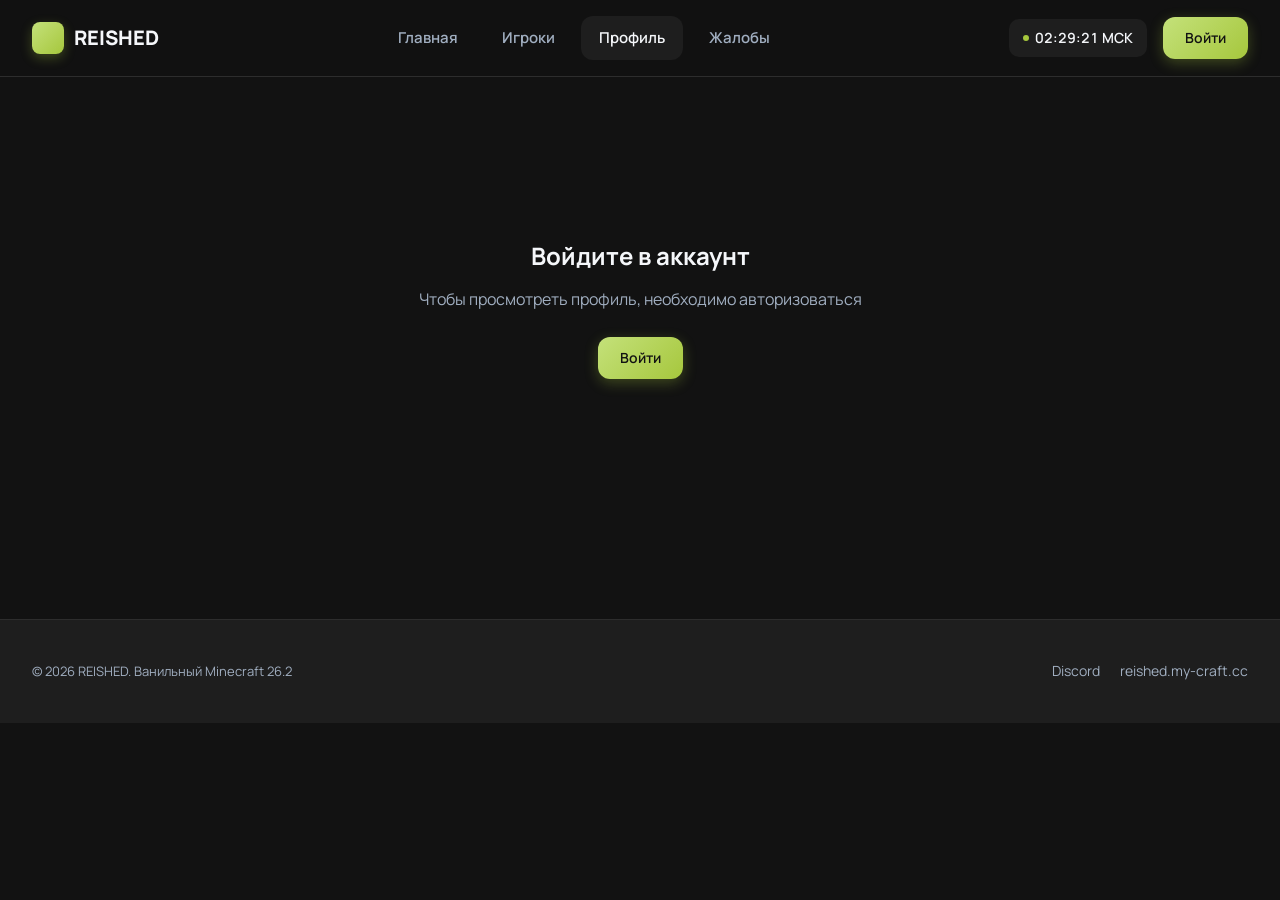
<file: profile.html>
<!DOCTYPE html>
<html lang="ru" data-theme="dark">
<head>
    <meta charset="UTF-8">
    <meta name="viewport" content="width=device-width, initial-scale=1.0">
    <title>Профиль — REISHED</title>
    <link href="https://fonts.googleapis.com/css2?family=Manrope:wght@400;600;700;800&display=swap" rel="stylesheet">
    <link rel="stylesheet" href="style.css">
</head>
<body>
    <header class="header">
        <div class="header-inner">
            <a href="index.html" class="logo">
                <div class="logo-cube"></div>
                <span>REISHED</span>
            </a>
            <nav class="nav">
                <a href="index.html" class="nav-link">Главная</a>
                <a href="players.html" class="nav-link">Игроки</a>
                <a href="profile.html" class="nav-link active">Профиль</a>
                <a href="complaints.html" class="nav-link">Жалобы</a>
            </nav>
            <div class="header-right">
                <div class="clock" id="clock">--:--:--</div>
                <button class="btn btn-ghost" onclick="logout()" id="logoutBtn" style="display: none;">Выйти</button>
                <a href="auth.html" class="btn btn-primary" id="authBtn">Войти</a>
            </div>
        </div>
    </header>

    <main class="container section">
        <div class="profile-wrap" id="profileWrap" style="display: none;">
            <div class="profile-cover" id="profileCover">
                <div class="profile-cover-hint">Сменить фон</div>
                <input type="file" id="coverInput" accept="image/*" style="display:none">
            </div>
            <div class="profile-body">
                <div class="profile-avatar-wrap">
                    <div class="profile-avatar" id="profileAvatar" onclick="document.getElementById('avatarInput').click()">
                        <span id="avatarInitial">?</span>
                        <div class="profile-avatar-edit">
                            <svg viewBox="0 0 24 24" fill="none" stroke="currentColor"><path d="M12 20h9"/><path d="M16.5 3.5a2.121 2.121 0 0 1 3 3L7 19l-4 1 1-4z"/></svg>
                        </div>
                        <input type="file" id="avatarInput" accept="image/*" style="display:none">
                    </div>
                    <div class="profile-name-block">
                        <h2 id="profileDisplayName">—</h2>
                        <p id="profileDisplayRole">—</p>
                    </div>
                </div>

                <div class="form-grid">
                    <div class="form-field">
                        <label class="form-label">Никнейм</label>
                        <input type="text" class="form-input" id="profileNickname" placeholder="Ваш ник в игре">
                    </div>
                    <div class="form-field">
                        <label class="form-label">Префикс</label>
                        <input type="text" class="form-input" id="profilePrefix" disabled placeholder="Выдаётся администрацией">
                        <div class="form-hint">Префикс меняется только администратором</div>
                    </div>
                    <div class="form-field full">
                        <label class="form-label">О себе (Bio)</label>
                        <textarea class="form-textarea" id="profileBio" placeholder="Расскажи о себе в пару строк..."></textarea>
                    </div>
                </div>

                <div style="margin-top: 28px;">
                    <div class="section-eyebrow">Твоя статистика</div>
                    <div class="stats" style="margin-top: 12px;">
                        <div class="stat-card">
                            <div class="stat-label">Время в игре</div>
                            <div class="stat-value"><span id="myPlaytime">0</span><span class="unit">ч</span></div>
                        </div>
                        <div class="stat-card">
                            <div class="stat-label">Убийств</div>
                            <div class="stat-value" id="myKills">0</div>
                        </div>
                        <div class="stat-card">
                            <div class="stat-label">Сварено пива</div>
                            <div class="stat-value" id="myBrews">0</div>
                        </div>
                    </div>
                </div>

                <div class="profile-actions">
                    <button class="btn btn-ghost" onclick="resetProfile()">Сбросить</button>
                    <button class="btn btn-primary" onclick="saveProfile()">
                        <svg width="16" height="16" viewBox="0 0 24 24" fill="none" stroke="currentColor" stroke-width="2"><polyline points="20 6 9 17 4 12"/></svg>
                        Сохранить
                    </button>
                </div>
            </div>
        </div>

        <div id="notLoggedIn" style="text-align: center; padding: 80px 20px; color: var(--text-soft);">
            <h2 style="font-size: 24px; margin-bottom: 12px; color: var(--text);">Войдите в аккаунт</h2>
            <p>Чтобы просмотреть профиль, необходимо авторизоваться</p>
            <a href="auth.html" class="btn btn-primary" style="margin-top: 24px;">Войти</a>
        </div>
    </main>

    <footer class="footer">
        <div class="container">
            <div class="footer-inner">
                <div class="footer-copy">© 2026 REISHED. Ванильный Minecraft 26.2</div>
                <div class="footer-links">
                    <a href="https://discord.gg/RZa2AQheQ4" target="_blank">Discord</a>
                    <a href="#" onclick="copyIP(); return false">reished.my-craft.cc</a>
                </div>
            </div>
        </div>
    </footer>

    <script src="main.js"></script>
    <script>
        const user = JSON.parse(localStorage.getItem('reished_user') || 'null');
        
        if (user) {
            document.getElementById('profileWrap').style.display = 'block';
            document.getElementById('notLoggedIn').style.display = 'none';
            document.getElementById('authBtn').style.display = 'none';
            document.getElementById('logoutBtn').style.display = 'inline-flex';
            
            loadProfile();
        } else {
            document.getElementById('profileWrap').style.display = 'none';
            document.getElementById('notLoggedIn').style.display = 'block';
        }

        function loadProfile() {
            const user = JSON.parse(localStorage.getItem('reished_user'));
            const players = JSON.parse(localStorage.getItem('reished_players') || '[]');
            const playerData = players.find(p => p.id === user.id) || user;
            
            document.getElementById('profileDisplayName').textContent = playerData.name || user.username;
            document.getElementById('profileDisplayRole').textContent = 
                playerData.role === 'admin' ? 'Администратор' : 
                playerData.role === 'vip' ? 'VIP' : 'Игрок';
            document.getElementById('profileNickname').value = playerData.name || user.username;
            document.getElementById('profilePrefix').value = playerData.prefix || '';
            document.getElementById('profileBio').value = playerData.bio || '';
            
            document.getElementById('myPlaytime').textContent = playerData.playtime || 0;
            document.getElementById('myKills').textContent = playerData.kills || 0;
            document.getElementById('myBrews').textContent = playerData.brews || 0;
            
            const av = document.getElementById('profileAvatar');
            if (playerData.avatar) {
                av.style.backgroundImage = `url(${playerData.avatar})`;
                document.getElementById('avatarInitial').style.display = 'none';
            } else {
                av.style.backgroundImage = '';
                document.getElementById('avatarInitial').textContent = (playerData.name || user.username).slice(0, 2).toUpperCase();
                document.getElementById('avatarInitial').style.display = '';
            }
            
            const cover = document.getElementById('profileCover');
            if (playerData.cover) {
                cover.style.backgroundImage = `url(${playerData.cover})`;
            } else {
                cover.style.backgroundImage = '';
                cover.style.background = 'var(--accent-grad)';
            }
        }

        document.getElementById('avatarInput').addEventListener('change', (e) => {
            const file = e.target.files[0];
            if (!file) return;
            
            const reader = new FileReader();
            reader.onload = (event) => {
                const user = JSON.parse(localStorage.getItem('reished_user'));
                const players = JSON.parse(localStorage.getItem('reished_players') || '[]');
                const playerIndex = players.findIndex(p => p.id === user.id);
                
                if (playerIndex !== -1) {
                    players[playerIndex].avatar = event.target.result;
                    localStorage.setItem('reished_players', JSON.stringify(players));
                }
                
                user.avatar = event.target.result;
                localStorage.setItem('reished_user', JSON.stringify(user));
                
                loadProfile();
                showToast('success', 'Аватар обновлён', '');
            };
            reader.readAsDataURL(file);
        });

        document.getElementById('coverInput').addEventListener('change', (e) => {
            const file = e.target.files[0];
            if (!file) return;
            
            const reader = new FileReader();
            reader.onload = (event) => {
                const user = JSON.parse(localStorage.getItem('reished_user'));
                const players = JSON.parse(localStorage.getItem('reished_players') || '[]');
                const playerIndex = players.findIndex(p => p.id === user.id);
                
                if (playerIndex !== -1) {
                    players[playerIndex].cover = event.target.result;
                    localStorage.setItem('reished_players', JSON.stringify(players));
                }
                
                user.cover = event.target.result;
                localStorage.setItem('reished_user', JSON.stringify(user));
                
                loadProfile();
                showToast('success', 'Фон обновлён', '');
            };
            reader.readAsDataURL(file);
        });

        document.getElementById('profileCover').addEventListener('click', () => {
            document.getElementById('coverInput').click();
        });

        function saveProfile() {
            const user = JSON.parse(localStorage.getItem('reished_user'));
            const players = JSON.parse(localStorage.getItem('reished_players') || '[]');
            const playerIndex = players.findIndex(p => p.id === user.id);
            
            const name = document.getElementById('profileNickname').value.trim();
            const bio = document.getElementById('profileBio').value.trim();
            
            if (!name) {
                showToast('error', 'Ошибка', 'Никнейм не может быть пустым');
                return;
            }
            
            if (playerIndex !== -1) {
                players[playerIndex].name = name;
                players[playerIndex].bio = bio;
                localStorage.setItem('reished_players', JSON.stringify(players));
            }
            
            user.username = name;
            user.name = name;
            user.bio = bio;
            localStorage.setItem('reished_user', JSON.stringify(user));
            
            loadProfile();
            showToast('success', 'Сохранено', 'Изменения успешно применены');
        }

        function resetProfile() {
            if (!confirm('Сбросить аватар и фон?')) return;
            
            const user = JSON.parse(localStorage.getItem('reished_user'));
            const players = JSON.parse(localStorage.getItem('reished_players') || '[]');
            const playerIndex = players.findIndex(p => p.id === user.id);
            
            if (playerIndex !== -1) {
                players[playerIndex].avatar = null;
                players[playerIndex].cover = null;
                localStorage.setItem('reished_players', JSON.stringify(players));
            }
            
            user.avatar = null;
            user.cover = null;
            localStorage.setItem('reished_user', JSON.stringify(user));
            
            loadProfile();
            showToast('success', 'Сброшено', 'Аватар и фон возвращены к стандартным');
        }

        function logout() {
            localStorage.removeItem('reished_user');
            window.location.href = 'index.html';
        }
    </script>
</body>
</html>
</file>
<file: style.css>
:root {
    --bg: #121212;
    --bg-soft: #1E1E1E;
    --bg-elev: #252525;
    --text: #F5F7FA;
    --text-soft: #A0AEC0;
    --accent: #C4E17A;
    --accent-2: #A6C73D;
    --accent-grad: linear-gradient(135deg, #C4E17A 0%, #A6C73D 100%);
    --border: #2D2D2D;
    --danger: #FF6B6B;
    --success: #4CAF50;
    --shadow: 0 8px 30px rgba(0,0,0,0.3);
    --radius: 20px;
}

* { box-sizing: border-box; margin: 0; padding: 0; transition: background-color 0.3s ease, color 0.3s ease, border-color 0.3s ease; }
body { font-family: 'Manrope', system-ui, sans-serif; background: var(--bg); color: var(--text); line-height: 1.6; }
a { text-decoration: none; color: inherit; }

/* Header */
.header { position: sticky; top: 0; z-index: 100; background: rgba(18, 18, 18, 0.85); backdrop-filter: blur(20px); border-bottom: 1px solid var(--border); }
.header-inner { max-width: 1280px; margin: 0 auto; padding: 16px 32px; display: flex; align-items: center; justify-content: space-between; }
.logo { display: flex; align-items: center; gap: 10px; font-weight: 800; font-size: 20px; cursor: pointer; }
.logo-cube { width: 32px; height: 32px; background: var(--accent-grad); border-radius: 8px; box-shadow: 0 4px 12px rgba(166,199,61,0.3); }

.nav { display: flex; gap: 8px; }
.nav-link { padding: 10px 18px; border-radius: 12px; font-weight: 600; font-size: 15px; color: var(--text-soft); transition: all 0.3s ease; }
.nav-link:hover, .nav-link.active { color: var(--text); background: var(--bg-soft); }

.header-right { display: flex; align-items: center; gap: 16px; }
.clock { font-weight: 600; font-size: 14px; padding: 8px 14px; background: var(--bg-soft); border-radius: 10px; font-variant-numeric: tabular-nums; display: flex; align-items: center; gap: 6px; }
.clock::before { content: ''; width: 6px; height: 6px; border-radius: 50%; background: var(--accent-2); animation: pulse 2s infinite; }
@keyframes pulse { 0%, 100% { opacity: 1; } 50% { opacity: 0.5; } }

/* Buttons */
.btn { padding: 10px 22px; border-radius: 12px; font-weight: 600; font-size: 14px; cursor: pointer; border: none; display: inline-flex; align-items: center; gap: 8px; transition: all 0.3s ease; }
.btn-primary { background: var(--accent-grad); color: #121212; box-shadow: 0 4px 14px rgba(166,199,61,0.3); }
.btn-primary:hover { transform: scale(1.03); box-shadow: 0 8px 20px rgba(166,199,61,0.4); }
.btn-ghost { background: var(--bg-soft); color: var(--text); border: 1px solid var(--border); }
.btn-ghost:hover { background: var(--border); }
.btn-sm { padding: 6px 12px; font-size: 12px; border-radius: 8px; }
.btn-sm-primary { background: var(--accent-grad); color: #121212; }
.btn-sm-danger { background: rgba(255,107,107,0.2); color: var(--danger); border: 1px solid var(--danger); }
.btn-sm-danger:hover { background: rgba(255,107,107,0.3); }

/* Container */
.container { max-width: 1280px; margin: 0 auto; padding: 0 32px; }
.section { padding: 80px 0; }

/* Hero */
.hero { padding: 100px 0 60px; text-align: center; position: relative; overflow: hidden; }
.hero::before {
    content: ''; position: absolute; top: -200px; right: -200px; width: 600px; height: 600px;
    background: radial-gradient(circle, rgba(196,225,122,0.15) 0%, transparent 70%);
    border-radius: 50%; pointer-events: none;
}
.hero::after {
    content: ''; position: absolute; bottom: -150px; left: -150px; width: 400px; height: 400px;
    background: radial-gradient(circle, rgba(166,199,61,0.1) 0%, transparent 70%);
    border-radius: 50%; pointer-events: none;
}
.hero-badge {
    display: inline-flex; align-items: center; gap: 8px; padding: 8px 16px;
    background: var(--bg-soft); border-radius: 100px; font-size: 13px; font-weight: 600;
    color: var(--text-soft); margin-bottom: 24px;
}
.hero-badge .dot { width: 8px; height: 8px; border-radius: 50%; background: var(--accent-2); animation: pulse 2s infinite; }
.hero h1 { font-size: clamp(40px, 6vw, 72px); font-weight: 800; line-height: 1.05; letter-spacing: -0.03em; margin-bottom: 20px; }
.hero h1 .accent {
    background: var(--accent-grad);
    -webkit-background-clip: text;
    background-clip: text;
    color: transparent;
}
.hero-sub { font-size: 20px; color: var(--text-soft); max-width: 600px; margin: 0 auto 36px; }
.hero-actions { display: flex; gap: 12px; justify-content: center; flex-wrap: wrap; margin-bottom: 60px; }
.hero-actions .btn { padding: 14px 28px; font-size: 15px; }

/* Stats */
.stats { display: grid; grid-template-columns: repeat(auto-fit, minmax(200px, 1fr)); gap: 16px; margin-top: 40px; }
.stat-card {
    background: var(--bg-elev); border: 1px solid var(--border); border-radius: var(--radius);
    padding: 24px; transition: all 0.4s ease;
}
.stat-card:hover { transform: translateY(-4px); box-shadow: var(--shadow); }
.stat-label { font-size: 13px; color: var(--text-soft); font-weight: 500; margin-bottom: 8px; }
.stat-value { font-size: 36px; font-weight: 800; letter-spacing: -0.02em; }
.stat-value .unit { font-size: 16px; color: var(--text-soft); font-weight: 500; margin-left: 4px; }

/* Section */
.section-head { margin-bottom: 40px; max-width: 700px; }
.section-eyebrow {
    display: inline-block; font-size: 13px; font-weight: 600; color: var(--accent-2);
    text-transform: uppercase; letter-spacing: 0.08em; margin-bottom: 12px;
}
.section-title { font-size: clamp(28px, 4vw, 44px); font-weight: 800; letter-spacing: -0.02em; line-height: 1.1; margin-bottom: 14px; }
.section-desc { font-size: 17px; color: var(--text-soft); }

/* Features */
.features { display: grid; grid-template-columns: repeat(auto-fit, minmax(280px, 1fr)); gap: 20px; }
.feature {
    background: var(--bg-elev); border: 1px solid var(--border); border-radius: var(--radius);
    padding: 28px; transition: all 0.4s ease; position: relative; overflow: hidden;
}
.feature::before {
    content: ''; position: absolute; top: 0; left: 0; right: 0; height: 3px;
    background: var(--accent-grad); transform: scaleX(0); transform-origin: left;
    transition: transform 0.5s ease;
}
.feature:hover { transform: translateY(-6px); box-shadow: var(--shadow); border-color: transparent; }
.feature:hover::before { transform: scaleX(1); }
.feature-icon {
    width: 56px; height: 56px; background: var(--bg-soft); border-radius: 16px;
    display: flex; align-items: center; justify-content: center; margin-bottom: 20px;
    transition: all 0.4s ease;
}
.feature:hover .feature-icon { background: var(--accent-grad); transform: rotate(-8deg) scale(1.05); }
.feature-icon svg { width: 28px; height: 28px; stroke: var(--text); stroke-width: 2; fill: none; stroke-linecap: round; stroke-linejoin: round; }
.feature:hover .feature-icon svg { stroke: #121212; }
.feature h3 { font-size: 18px; font-weight: 700; margin-bottom: 8px; letter-spacing: -0.01em; }
.feature p { font-size: 14px; color: var(--text-soft); line-height: 1.6; }
.feature-tag {
    display: inline-block; padding: 4px 10px; background: var(--bg-soft); border-radius: 6px;
    font-size: 11px; font-weight: 600; color: var(--accent-2); margin-bottom: 12px;
    text-transform: uppercase; letter-spacing: 0.05em;
}

/* Steps */
.steps { display: grid; grid-template-columns: repeat(auto-fit, minmax(220px, 1fr)); gap: 20px; }
.step {
    background: var(--bg-elev); border: 1px solid var(--border); border-radius: var(--radius);
    padding: 28px; position: relative; transition: all 0.4s ease;
}
.step:hover { transform: translateY(-4px); box-shadow: var(--shadow); }
.step-num {
    width: 40px; height: 40px; background: var(--accent-grad); border-radius: 12px;
    display: flex; align-items: center; justify-content: center; font-weight: 800; font-size: 18px; margin-bottom: 16px;
}
.step h4 { font-size: 16px; font-weight: 700; margin-bottom: 8px; }
.step p { font-size: 14px; color: var(--text-soft); }

/* Players */
.players-toolbar { display: flex; gap: 12px; margin-bottom: 24px; flex-wrap: wrap; align-items: center; }
.filter-group { display: flex; gap: 6px; background: var(--bg-soft); padding: 4px; border-radius: 12px; }
.filter-btn {
    padding: 8px 16px; border-radius: 8px; font-size: 13px; font-weight: 600;
    color: var(--text-soft); transition: all 0.3s ease; border: none; background: transparent; cursor: pointer;
}
.filter-btn.active { background: var(--bg-elev); color: var(--text); box-shadow: 0 2px 8px rgba(0,0,0,0.2); }

.players-grid { display: grid; grid-template-columns: repeat(auto-fill, minmax(280px, 1fr)); gap: 16px; }
.player-card {
    background: var(--bg-elev); border: 1px solid var(--border); border-radius: var(--radius);
    padding: 20px; cursor: pointer; transition: all 0.4s ease; position: relative;
}
.player-card:hover { transform: translateY(-4px); box-shadow: var(--shadow); }
.player-top { display: flex; align-items: flex-start; gap: 12px; }
.avatar {
    width: 56px; height: 56px; border-radius: 50%; background: var(--accent-grad);
    display: flex; align-items: center; justify-content: center; font-weight: 700; font-size: 20px; color: #121212;
    background-size: cover; background-position: center; position: relative; flex-shrink: 0; overflow: hidden;
}
.avatar.online::after {
    content: ''; position: absolute; bottom: 2px; right: 2px; width: 14px; height: 14px;
    border-radius: 50%; background: var(--success); border: 3px solid var(--bg-elev); animation: pulse 2s infinite;
}
.player-name { font-weight: 700; font-size: 15px; letter-spacing: -0.01em; }
.player-prefix {
    display: inline-block; padding: 2px 8px; border-radius: 6px; font-size: 11px; font-weight: 600; margin-top: 4px;
}
.prefix-admin { background: rgba(255,107,107,0.15); color: var(--danger); }
.prefix-vip { background: rgba(196,225,122,0.15); color: var(--accent); }
.prefix-player { background: var(--bg-soft); color: var(--text-soft); }
.player-bio { font-size: 13px; color: var(--text-soft); line-height: 1.5; margin-top: 4px; }

/* Profile */
.profile-wrap {
    background: var(--bg-elev); border: 1px solid var(--border); border-radius: var(--radius); overflow: hidden;
}
.profile-cover {
    height: 180px; background: var(--accent-grad); position: relative;
    background-size: cover; background-position: center; cursor: pointer; transition: filter 0.3s;
}
.profile-cover:hover { filter: brightness(1.05); }
.profile-cover-hint {
    position: absolute; bottom: 12px; right: 12px; background: rgba(0,0,0,0.5); color: #fff;
    padding: 6px 12px; border-radius: 8px; font-size: 12px; font-weight: 500; opacity: 0; transition: opacity 0.3s;
}
.profile-cover:hover .profile-cover-hint { opacity: 1; }
.profile-body { padding: 0 32px 32px; position: relative; }
.profile-avatar-wrap { margin-top: -56px; display: flex; align-items: flex-end; gap: 16px; }
.profile-avatar {
    width: 112px; height: 112px; border-radius: 50%; background: var(--accent-grad);
    border: 5px solid var(--bg-elev); display: flex; align-items: center; justify-content: center;
    font-weight: 700; font-size: 40px; color: #121212; background-size: cover; background-position: center;
    cursor: pointer; position: relative; transition: transform 0.3s ease; overflow: hidden;
}
.profile-avatar:hover { transform: scale(1.03); }
.profile-avatar-edit {
    position: absolute; bottom: 4px; right: 4px; width: 32px; height: 32px; border-radius: 50%;
    background: var(--bg-elev); border: 2px solid var(--border);
    display: flex; align-items: center; justify-content: center;
}
.profile-avatar-edit svg { width: 14px; height: 14px; stroke: var(--text); stroke-width: 2; fill: none; }
.profile-name-block { padding-bottom: 12px; }
.profile-name-block h2 { font-size: 24px; font-weight: 800; letter-spacing: -0.02em; }
.profile-name-block p { font-size: 13px; color: var(--text-soft); margin-top: 2px; }

.form-grid { display: grid; grid-template-columns: 1fr 1fr; gap: 16px; margin-top: 28px; }
.form-field { display: flex; flex-direction: column; gap: 6px; }
.form-field.full { grid-column: 1 / -1; }
.form-label { font-size: 13px; font-weight: 600; color: var(--text-soft); }
.form-input, .form-textarea, .form-select {
    padding: 12px 16px; border: 1.5px solid var(--border); border-radius: 12px;
    font-size: 14px; background: var(--bg-soft); color: var(--text); transition: all 0.3s ease; outline: none;
}
.form-input:focus, .form-textarea:focus, .form-select:focus {
    border-color: var(--accent-2); box-shadow: 0 0 0 4px rgba(166,199,61,0.15);
}
.form-textarea { resize: vertical; min-height: 90px; font-family: inherit; }
.form-hint { font-size: 12px; color: var(--text-soft); margin-top: 2px; }

.profile-actions {
    display: flex; gap: 12px; margin-top: 28px; justify-content: flex-end;
    padding-top: 24px; border-top: 1px solid var(--border);
}

/* Complaints */
.complaint-form {
    max-width: 640px; background: var(--bg-elev); border: 1px solid var(--border);
    border-radius: var(--radius); padding: 32px;
}
.drop-zone {
    border: 2px dashed var(--border); border-radius: 16px; padding: 32px; text-align: center;
    transition: all 0.3s ease; cursor: pointer;
}
.drop-zone:hover, .drop-zone.drag { border-color: var(--accent-2); background: rgba(166,199,61,0.05); }
.drop-zone svg { width: 40px; height: 40px; stroke: var(--text-soft); stroke-width: 1.5; fill: none; margin-bottom: 12px; }
.drop-zone p { font-size: 14px; color: var(--text-soft); }
.drop-zone strong { color: var(--text); }

/* Toast */
.toast-container { position: fixed; top: 20px; right: 20px; z-index: 300; display: flex; flex-direction: column; gap: 10px; }
.toast {
    background: var(--bg-elev); border: 1px solid var(--border); border-radius: 14px;
    padding: 14px 18px; box-shadow: var(--shadow); display: flex; align-items: center; gap: 12px;
    min-width: 280px; max-width: 380px; animation: toastIn 0.4s ease;
}
.toast.out { animation: toastOut 0.4s ease forwards; }
@keyframes toastIn { from { opacity: 0; transform: translateX(40px); } to { opacity: 1; transform: translateX(0); } }
@keyframes toastOut { to { opacity: 0; transform: translateX(40px); } }
.toast-icon {
    width: 32px; height: 32px; border-radius: 10px; display: flex; align-items: center; justify-content: center; flex-shrink: 0;
}
.toast.success .toast-icon { background: rgba(76,175,80,0.15); }
.toast.success .toast-icon svg { stroke: var(--success); }
.toast.error .toast-icon { background: rgba(255,107,107,0.15); }
.toast.error .toast-icon svg { stroke: var(--danger); }
.toast-icon svg { width: 18px; height: 18px; stroke-width: 2.5; fill: none; }
.toast-body { flex: 1; }
.toast-title { font-weight: 600; font-size: 14px; }
.toast-msg { font-size: 12px; color: var(--text-soft); margin-top: 2px; }

/* Footer */
.footer { margin-top: 80px; padding: 40px 0; border-top: 1px solid var(--border); background: var(--bg-soft); }
.footer-inner { display: flex; justify-content: space-between; align-items: center; flex-wrap: wrap; gap: 20px; }
.footer-links { display: flex; gap: 20px; flex-wrap: wrap; }
.footer-links a { font-size: 14px; color: var(--text-soft); display: flex; align-items: center; gap: 6px; transition: color 0.3s; }
.footer-links a:hover { color: var(--accent); }
.footer-copy { font-size: 13px; color: var(--text-soft); }

/* Auth */
.auth-wrap {
    max-width: 440px; margin: 60px auto; background: var(--bg-elev); border: 1px solid var(--border);
    border-radius: var(--radius); padding: 40px; box-shadow: var(--shadow);
}
.auth-wrap h2 { font-size: 28px; font-weight: 800; letter-spacing: -0.02em; margin-bottom: 8px; }
.auth-wrap .auth-sub { color: var(--text-soft); margin-bottom: 28px; font-size: 14px; }
.auth-wrap .form-field { margin-bottom: 16px; }
.auth-switch { text-align: center; margin-top: 20px; font-size: 13px; color: var(--text-soft); }
.auth-switch a { color: var(--accent-2); font-weight: 600; cursor: pointer; }

/* Responsive */
@media (max-width: 900px) {
    .header-inner { padding: 14px 20px; gap: 16px; }
    .nav { display: none; }
    .container { padding: 0 20px; }
    .hero { padding: 50px 0 40px; }
    .form-grid { grid-template-columns: 1fr; }
    .profile-avatar-wrap { flex-direction: column; align-items: flex-start; }
    .footer-inner { flex-direction: column; text-align: center; }
}
@media (max-width: 500px) {
    .clock { display: none; }
    .auth-wrap { padding: 28px 20px; }
}
</file>
